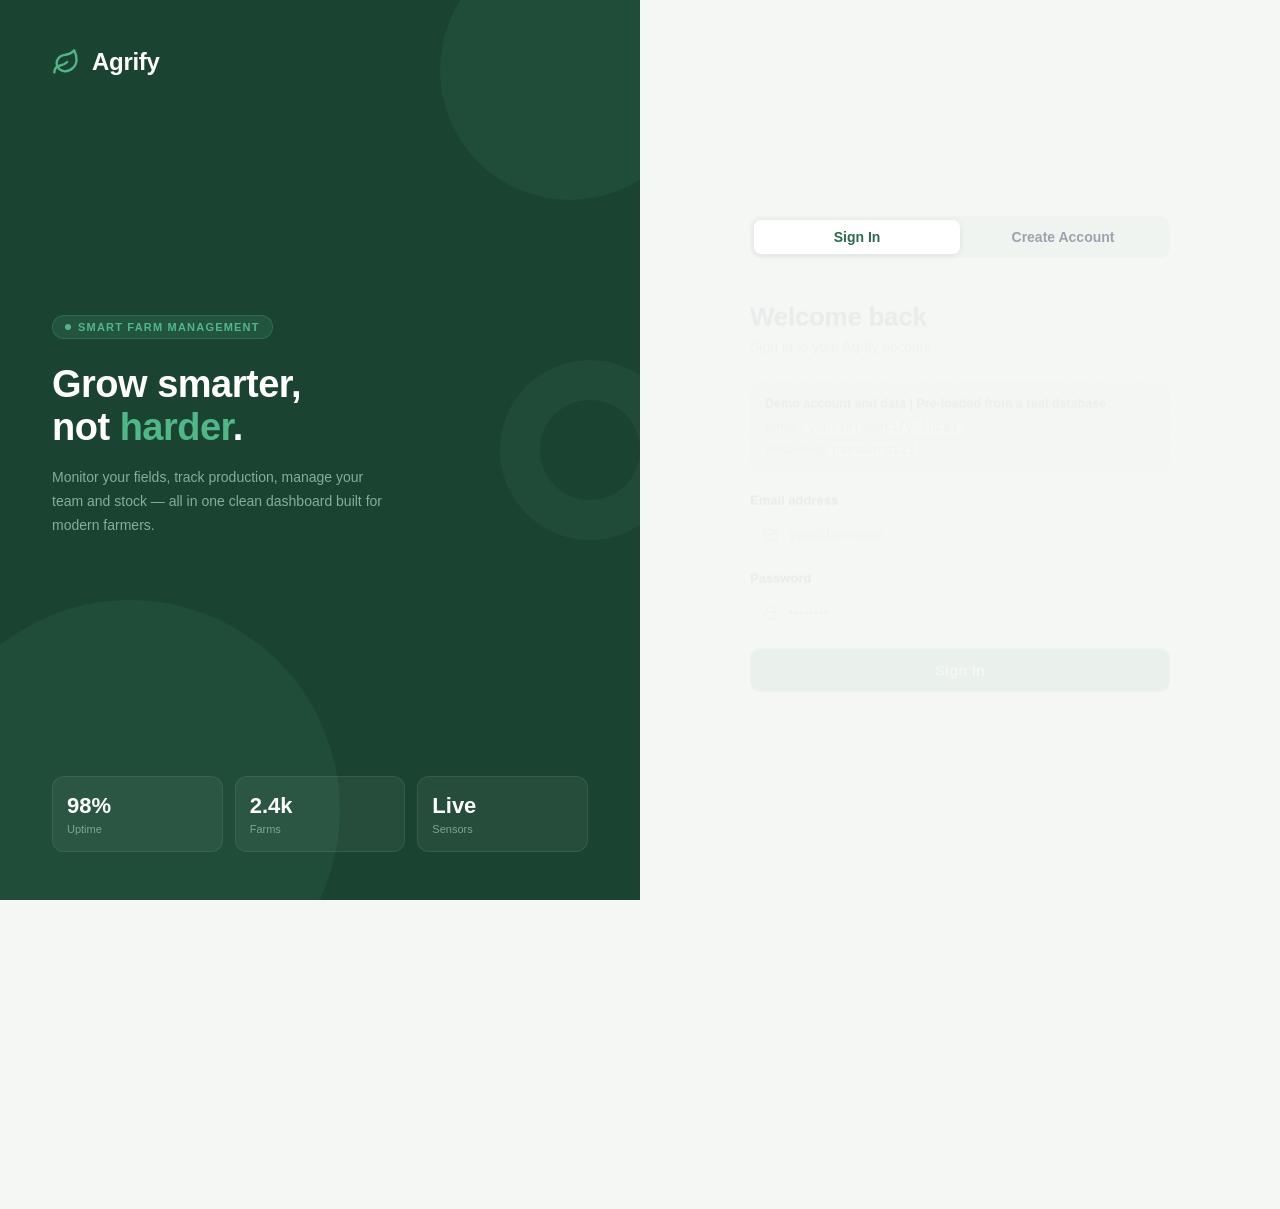
<file: index.html>
<!DOCTYPE html>
<html lang="en">
<head>
  <meta charset="UTF-8" />
  <meta name="viewport" content="width=device-width, initial-scale=1.0"/>
  <title>Agrify — Smart Farm Management</title>
  <script>
    (function() {
      try {
        const theme = localStorage.getItem('agrify-theme');
        if (theme === 'dark' || theme === 'light') {
          document.documentElement.dataset.theme = theme;
        } else if (window.matchMedia && window.matchMedia('(prefers-color-scheme: dark)').matches) {
          document.documentElement.dataset.theme = 'dark';
        }
      } catch (err) {
        console.warn('Theme init failed', err);
      }
    })();
  </script>

  <!-- Global styles -->
  <link rel="stylesheet" href="./styles/main.css">
  
  <!-- Page-specific styles -->
  <link rel="stylesheet" href="./styles/dashboard.css">
  <link rel="stylesheet" href="./styles/alerts.css">
  <link rel="stylesheet" href="./styles/production.css">
  <link rel="stylesheet" href="./styles/stock.css">
  <link rel="stylesheet" href="./styles/map.css">

</head>

<body>
  <aside class="sidebar" id="sidebar">
    <div class="logo">
      <svg class="logo-icon" xmlns="http://www.w3.org/2000/svg" width="22" height="22" viewBox="0 0 24 24"
          fill="none" stroke="#52b788" stroke-width="2" stroke-linecap="round" stroke-linejoin="round">
        <path d="M11 20A7 7 0 0 1 9.8 6.1C15.5 5 17 4.48 19 2c1 2 2 4.18 2 8 0 5.5-4.78 10-10 10z"/>
        <path d="M2 21c0-3 1.85-5.36 5.08-6C9.5 14.52 12 13 13 12"/>
      </svg>
      <span class="logo-text">Agrify</span>
    </div>

    <nav>
      <a href="#dashboard" class="nav-item active" data-page="dashboard">
        <svg xmlns="http://www.w3.org/2000/svg" width="18" height="18" viewBox="0 0 24 24"
            fill="none" stroke="currentColor" stroke-width="2" stroke-linecap="round" stroke-linejoin="round">
          <rect x="3" y="3" width="7" height="7"/><rect x="14" y="3" width="7" height="7"/>
          <rect x="14" y="14" width="7" height="7"/><rect x="3" y="14" width="7" height="7"/>
        </svg>
        <span class="nav-label">Dashboard</span>
      </a>

      <a href="#stock" class="nav-item" data-page="stock">
        <svg xmlns="http://www.w3.org/2000/svg" width="18" height="18" viewBox="0 0 24 24"
            fill="none" stroke="currentColor" stroke-width="2" stroke-linecap="round" stroke-linejoin="round">
          <path d="M21 16V8a2 2 0 0 0-1-1.73l-7-4a2 2 0 0 0-2 0l-7 4A2 2 0 0 0 3 8v8a2 2 0 0 0 1 1.73l7 4a2 2 0 0 0 2 0l7-4A2 2 0 0 0 21 16z"/>
        </svg>
        <span class="nav-label">Stock</span>
      </a>

      <a href="#production" class="nav-item" data-page="production">
        <svg xmlns="http://www.w3.org/2000/svg" width="18" height="18" viewBox="0 0 24 24"
            fill="none" stroke="currentColor" stroke-width="2" stroke-linecap="round" stroke-linejoin="round">
          <polyline points="22 12 18 12 15 21 9 3 6 12 2 12"/>
        </svg>
        <span class="nav-label">Production</span>
      </a>

      <a href="#alerts" class="nav-item" data-page="alerts">
        <svg xmlns="http://www.w3.org/2000/svg" width="18" height="18" viewBox="0 0 24 24"
            fill="none" stroke="currentColor" stroke-width="2" stroke-linecap="round" stroke-linejoin="round">
          <path d="M18 8A6 6 0 0 0 6 8c0 7-3 9-3 9h18s-3-2-3-9"/>
          <path d="M13.73 21a2 2 0 0 1-3.46 0"/>
        </svg>
        <span class="nav-label">Alerts</span>
        <span class="badge" id="alert-badge">0</span>
      </a>

      <a href="#analytics" class="nav-item" data-page="analytics">
        <svg xmlns="http://www.w3.org/2000/svg" width="18" height="18" viewBox="0 0 24 24"
            fill="none" stroke="currentColor" stroke-width="2" stroke-linecap="round" stroke-linejoin="round">
          <line x1="18" y1="20" x2="18" y2="10"/>
          <line x1="12" y1="20" x2="12" y2="4"/>
          <line x1="6"  y1="20" x2="6"  y2="14"/>
        </svg>
        <span class="nav-label">Analytics</span>
      </a>

      <a href="#map" class="nav-item" data-page="map">
        <svg xmlns="http://www.w3.org/2000/svg" width="18" height="18" viewBox="0 0 24 24"
            fill="none" stroke="currentColor" stroke-width="2" stroke-linecap="round" stroke-linejoin="round">
          <path d="M21 10c0 7-9 13-9 13s-9-6-9-13a9 9 0 0 1 18 0z"/>
          <circle cx="12" cy="10" r="3"/>
        </svg>
        <span class="nav-label">Map</span>
      </a>
      
           <!-- Logout button -->
  <button class="logout-btn" onclick="handleLogout()">
    <svg xmlns="http://www.w3.org/2000/svg" width="16" height="16" viewBox="0 0 24 24"
        fill="none" stroke="currentColor" stroke-width="2" stroke-linecap="round" stroke-linejoin="round">
      <path d="M9 21H5a2 2 0 0 1-2-2V5a2 2 0 0 1 2-2h4"/>
      <polyline points="16 17 21 12 16 7"/>
      <line x1="21" y1="12" x2="9" y2="12"/>
    </svg>
    <span class="nav-label">Logout</span>
  </button>
    </nav>

    
  <div class="sidebar-footer">

  <div class="sidebar-footer-farm">
    <svg xmlns="http://www.w3.org/2000/svg" width="16" height="16" viewBox="0 0 24 24"
        fill="none" stroke="currentColor" stroke-width="2" stroke-linecap="round" stroke-linejoin="round">
      <path d="M3 9l9-7 9 7v11a2 2 0 0 1-2 2H5a2 2 0 0 1-2-2z"/>
      <polyline points="9 22 9 12 15 12 15 22"/>
    </svg>
    <span class="nav-label" id="farm-name-label">—</span>
  </div>
</div>

  </aside>

  <main class="main">
    <header class="topbar">
      <div>
        <h1 id="page-title">Dashboard</h1>
        <p id="page-subtitle">Live farm overview</p>
      </div>
      <div class="topbar-right">
        <span id="clock">--:--</span>
        <span class="weather">
          <svg xmlns="http://www.w3.org/2000/svg" width="14" height="14" viewBox="0 0 24 24"
               fill="none" stroke="currentColor" stroke-width="2" stroke-linecap="round" stroke-linejoin="round">
            <circle cx="12" cy="12" r="5"/>
            <line x1="12" y1="1"  x2="12" y2="3"/>
            <line x1="12" y1="21" x2="12" y2="23"/>
            <line x1="4.22" y1="4.22"   x2="5.64" y2="5.64"/>
            <line x1="18.36" y1="18.36" x2="19.78" y2="19.78"/>
            <line x1="1"  y1="12" x2="3"  y2="12"/>
            <line x1="21" y1="12" x2="23" y2="12"/>
            <line x1="4.22" y1="19.78"  x2="5.64" y2="18.36"/>
            <line x1="18.36" y1="5.64"  x2="19.78" y2="4.22"/>
          </svg>
          28°C
        </span>
        <button id="theme-toggle-btn" class="theme-toggle-btn" type="button" aria-label="Toggle theme" onclick="toggleTheme()">🌙</button>
        <div class="profile-menu">
          <button id="profile-toggle-btn" class="profile-toggle-btn" type="button" aria-haspopup="true" aria-expanded="false" aria-label="Open profile panel">
            <span class="profile-avatar" id="topbar-avatar">U</span>
          </button>
          <div id="profile-panel" class="profile-panel hidden" aria-hidden="true">
            <div class="profile-header">
              <div class="profile-avatar profile-avatar-lg" id="panel-avatar">U</div>
              <div class="profile-info">
                <div class="profile-name" id="profile-fullname">User Name</div>
                <div class="profile-email" id="profile-email">email@example.com</div>
              </div>
            </div>
            <div id="profile-error" class="profile-error hidden"></div>
            <button id="profile-logout-btn" class="profile-logout-btn" type="button">Logout</button>
          </div>
        </div>
      </div>
    </header>

    <!-- Single outlet — pages load here -->
    <div class="pages">
      <div id="page-outlet">Loading...</div>
    </div>
  </main>

  <script src="./app.js" type="module"></script>
</body>
</html>
</file>
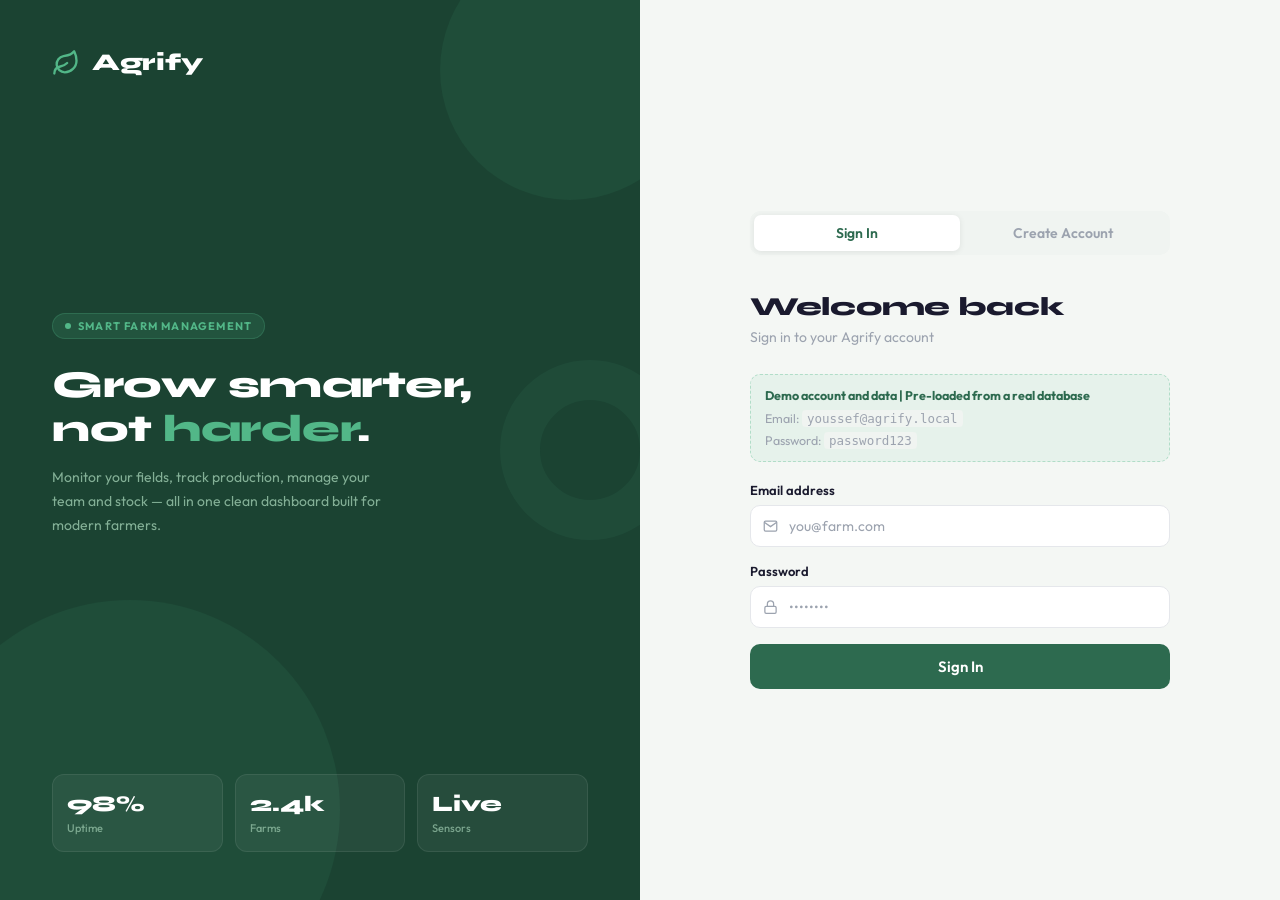
<file: auth.html>
<!DOCTYPE html>
<html lang="en">
<head>
  <meta charset="UTF-8" />
  <meta name="viewport" content="width=device-width, initial-scale=1.0" />
  <title>Agrify — Auth</title>
  <script>
    (function() {
      try {
        const theme = localStorage.getItem('agrify-theme');
        if (theme === 'dark' || theme === 'light') {
          document.documentElement.dataset.theme = theme;
        } else if (window.matchMedia && window.matchMedia('(prefers-color-scheme: dark)').matches) {
          document.documentElement.dataset.theme = 'dark';
        }
      } catch (err) {
        console.warn('Theme init failed', err);
      }
    })();
  </script>
  <link rel="preconnect" href="https://fonts.googleapis.com" />
  <link rel="preconnect" href="https://fonts.gstatic.com" crossorigin />
  <link href="https://fonts.googleapis.com/css2?family=DM+Sans:wght@400;500;600&family=Syne:wght@700;800&display=swap" rel="stylesheet" />
  
  <link rel="stylesheet" href="/auth.css" />
  
</head>
<body>

<div class="auth-shell">

  <!-- ===== Left: Brand panel ===== -->
  <div class="brand-panel">
    <div class="brand-circle"></div>

    <div class="brand-logo">
      <svg xmlns="http://www.w3.org/2000/svg" width="28" height="28" viewBox="0 0 24 24"
        fill="none" stroke="#52b788" stroke-width="2" stroke-linecap="round" stroke-linejoin="round">
        <path d="M11 20A7 7 0 0 1 9.8 6.1C15.5 5 17 4.48 19 2c1 2 2 4.18 2 8 0 5.5-4.78 10-10 10z"/>
        <path d="M2 21c0-3 1.85-5.36 5.08-6C9.5 14.52 12 13 13 12"/>
      </svg>
      <span class="brand-logo-text">Agrify</span>
    </div>

    <div class="brand-body">
      <div class="brand-tag">
        <span class="brand-tag-dot"></span>
        Smart Farm Management
      </div>
      <h2 class="brand-headline">
        Grow smarter,<br/>not <span>harder</span>.
      </h2>
      <p class="brand-sub">
        Monitor your fields, track production, manage your team and stock — all in one clean dashboard built for modern farmers.
      </p>
    </div>

    <div class="brand-stats">
      <div class="stat-card">
        <div class="stat-value">98%</div>
        <div class="stat-label">Uptime</div>
      </div>
      <div class="stat-card">
        <div class="stat-value">2.4k</div>
        <div class="stat-label">Farms</div>
      </div>
      <div class="stat-card">
        <div class="stat-value">Live</div>
        <div class="stat-label">Sensors</div>
      </div>
    </div>
  </div>

  <!-- ===== Right: Form panel ===== -->
  <div class="form-panel">
    <div class="form-box">

      <!-- Tab switcher -->
      <div class="auth-tabs">
        <button class="auth-tab active" onclick="switchTab('login')">Sign In</button>
        <button class="auth-tab" onclick="switchTab('register')">Create Account</button>
      </div>

      <!-- ==================== LOGIN ==================== -->
      <div class="form-view active" id="view-login">
        <div class="form-header">
          <h1>Welcome back</h1>
          <p>Sign in to your Agrify account</p>
        </div>

        <div class="alert alert-error" id="login-error">
          <svg width="16" height="16" fill="none" viewBox="0 0 24 24" stroke="currentColor" stroke-width="2" style="flex-shrink:0;margin-top:1px"><circle cx="12" cy="12" r="10"/><line x1="12" y1="8" x2="12" y2="12"/><line x1="12" y1="16" x2="12.01" y2="16"/></svg>
          <span id="login-error-msg"></span>
        </div>

        <div style="
  background: rgba(82,183,136,0.08);
  border: 1px dashed rgba(82,183,136,0.35);
  border-radius: 10px;
  padding: 10px 14px;
  margin-bottom: 20px;
  font-size: 12.5px;
  color: var(--text-muted);
  line-height: 1.7;
">
  <strong style="color:var(--green-primary);display:block;margin-bottom:2px">Demo account and data | Pre-loaded from a real database</strong>
  <span>Email: <code style="background:#f0f4f1;padding:1px 5px;border-radius:4px">youssef@agrify.local</code></span><br/>
  <span>Password: <code style="background:#f0f4f1;padding:1px 5px;border-radius:4px">password123</code></span>
</div>

        <form id="login-form" onsubmit="handleLogin(event)">
          <div class="field">
            <label for="login-email">Email address</label>
            <div class="field-wrap">
              <span class="field-icon">
                <svg width="15" height="15" fill="none" viewBox="0 0 24 24" stroke="currentColor" stroke-width="2"><path d="M4 4h16c1.1 0 2 .9 2 2v12c0 1.1-.9 2-2 2H4c-1.1 0-2-.9-2-2V6c0-1.1.9-2 2-2z"/><polyline points="22,6 12,13 2,6"/></svg>
              </span>
              <input type="email" id="login-email" placeholder="you@farm.com" required />
            </div>
          </div>

          <div class="field">
            <label for="login-password">Password</label>
            <div class="field-wrap">
              <span class="field-icon">
                <svg width="15" height="15" fill="none" viewBox="0 0 24 24" stroke="currentColor" stroke-width="2"><rect x="3" y="11" width="18" height="11" rx="2" ry="2"/><path d="M7 11V7a5 5 0 0 1 10 0v4"/></svg>
              </span>
              <input type="password" id="login-password" placeholder="••••••••" required />
            </div>
          </div>

          <button type="submit" class="btn-submit" id="login-btn">
            <span class="spinner" id="login-spinner"></span>
            <span id="login-btn-text">Sign In</span>
          </button>
        </form>
      </div>

      <!-- ==================== REGISTER ==================== -->
      <div class="form-view" id="view-register">
        <div class="form-header">
          <h1>Create account</h1>
          <p>Set up your farm on Agrify in seconds</p>
        </div>

        <div class="alert alert-error" id="register-error">
          <svg width="16" height="16" fill="none" viewBox="0 0 24 24" stroke="currentColor" stroke-width="2" style="flex-shrink:0;margin-top:1px"><circle cx="12" cy="12" r="10"/><line x1="12" y1="8" x2="12" y2="12"/><line x1="12" y1="16" x2="12.01" y2="16"/></svg>
          <span id="register-error-msg"></span>
        </div>

        <div class="alert alert-success" id="register-success">
          <svg width="16" height="16" fill="none" viewBox="0 0 24 24" stroke="currentColor" stroke-width="2" style="flex-shrink:0;margin-top:1px"><polyline points="20 6 9 17 4 12"/></svg>
          <span>Account created! Redirecting to your dashboard…</span>
        </div>

        <form id="register-form" onsubmit="handleRegister(event)">

          <div class="section-label">Account</div>

          <div class="field-row">
            <div class="field">
              <label for="reg-username">Username</label>
              <div class="field-wrap">
                <span class="field-icon">
                  <svg width="15" height="15" fill="none" viewBox="0 0 24 24" stroke="currentColor" stroke-width="2"><path d="M20 21v-2a4 4 0 0 0-4-4H8a4 4 0 0 0-4 4v2"/><circle cx="12" cy="7" r="4"/></svg>
                </span>
                <input type="text" id="reg-username" placeholder="youssef_farm" required />
              </div>
            </div>
            <div class="field">
              <label for="reg-email">Email</label>
              <div class="field-wrap">
                <span class="field-icon">
                  <svg width="15" height="15" fill="none" viewBox="0 0 24 24" stroke="currentColor" stroke-width="2"><path d="M4 4h16c1.1 0 2 .9 2 2v12c0 1.1-.9 2-2 2H4c-1.1 0-2-.9-2-2V6c0-1.1.9-2 2-2z"/><polyline points="22,6 12,13 2,6"/></svg>
                </span>
                <input type="email" id="reg-email" placeholder="you@farm.com" required />
              </div>
            </div>
          </div>

          <div class="field">
            <label for="reg-password">Password <span style="color:var(--text-muted);font-weight:400">(min. 8 characters)</span></label>
            <div class="field-wrap">
              <span class="field-icon">
                <svg width="15" height="15" fill="none" viewBox="0 0 24 24" stroke="currentColor" stroke-width="2"><rect x="3" y="11" width="18" height="11" rx="2" ry="2"/><path d="M7 11V7a5 5 0 0 1 10 0v4"/></svg>
              </span>
              <input type="password" id="reg-password" placeholder="••••••••" required minlength="8" />
            </div>
          </div>

          <div class="section-label">Profile <span style="font-weight:400;text-transform:none;letter-spacing:0">(optional)</span></div>

          <div class="field-row">
            <div class="field">
              <label for="reg-first">First name</label>
              <div class="field-wrap">
                <span class="field-icon">
                  <svg width="15" height="15" fill="none" viewBox="0 0 24 24" stroke="currentColor" stroke-width="2"><path d="M20 21v-2a4 4 0 0 0-4-4H8a4 4 0 0 0-4 4v2"/><circle cx="12" cy="7" r="4"/></svg>
                </span>
                <input type="text" id="reg-first" placeholder="Youssef" />
              </div>
            </div>
            <div class="field">
              <label for="reg-last">Last name</label>
              <div class="field-wrap">
                <span class="field-icon">
                  <svg width="15" height="15" fill="none" viewBox="0 0 24 24" stroke="currentColor" stroke-width="2"><path d="M20 21v-2a4 4 0 0 0-4-4H8a4 4 0 0 0-4 4v2"/><circle cx="12" cy="7" r="4"/></svg>
                </span>
                <input type="text" id="reg-last" placeholder="Ben Ali" />
              </div>
            </div>
          </div>

          <div class="field">
            <label for="reg-phone">Phone</label>
            <div class="field-wrap">
              <span class="field-icon">
                <svg width="15" height="15" fill="none" viewBox="0 0 24 24" stroke="currentColor" stroke-width="2"><path d="M22 16.92v3a2 2 0 0 1-2.18 2 19.79 19.79 0 0 1-8.63-3.07A19.5 19.5 0 0 1 4.69 12 19.79 19.79 0 0 1 1.61 3.39 2 2 0 0 1 3.6 1.21h3a2 2 0 0 1 2 1.72c.127.96.361 1.903.7 2.81a2 2 0 0 1-.45 2.11L7.91 8.77a16 16 0 0 0 6.29 6.29l.87-.87a2 2 0 0 1 2.11-.45c.907.339 1.85.573 2.81.7A2 2 0 0 1 21.98 16.92z"/></svg>
              </span>
              <input type="tel" id="reg-phone" placeholder="+216 xx xxx xxx" />
            </div>
          </div>

          <div class="section-label">Farm</div>

          <div class="field">
            <label for="reg-farm-name">Farm name</label>
            <div class="field-wrap">
              <span class="field-icon">
                <svg width="15" height="15" fill="none" viewBox="0 0 24 24" stroke="currentColor" stroke-width="2"><path d="M3 9l9-7 9 7v11a2 2 0 0 1-2 2H5a2 2 0 0 1-2-2z"/><polyline points="9 22 9 12 15 12 15 22"/></svg>
              </span>
              <input type="text" id="reg-farm-name" placeholder="Green Valley Farm" required />
            </div>
          </div>

          <div class="field">
            <label for="reg-farm-location">Farm location</label>
            <div class="field-wrap">
              <span class="field-icon">
                <svg width="15" height="15" fill="none" viewBox="0 0 24 24" stroke="currentColor" stroke-width="2"><path d="M21 10c0 7-9 13-9 13s-9-6-9-13a9 9 0 0 1 18 0z"/><circle cx="12" cy="10" r="3"/></svg>
              </span>
              <input type="text" id="reg-farm-location" placeholder="Tunis, Tunisia" required />
            </div>
          </div>

          <button type="submit" class="btn-submit" id="register-btn">
            <span class="spinner" id="register-spinner"></span>
            <span id="register-btn-text">Create Account</span>
          </button>
        </form>
      </div>

    </div>
  </div>
</div>

<script>
  const BASE_URL = '/api/auth/';

// Redirect to app if already logged in
(async () => {
  try {
    const res  = await fetch('/api/auth/me.php');
    const data = await res.json();
    if (data.success) window.location.href = '/index.html';
  } catch (_) {}
})();

  // ---------- Tab switch ----------
  function switchTab(tab) {
    document.querySelectorAll('.auth-tab').forEach((t, i) => {
      t.classList.toggle('active', (i === 0) === (tab === 'login'));
    });
    document.getElementById('view-login').classList.toggle('active', tab === 'login');
    document.getElementById('view-register').classList.toggle('active', tab === 'register');
    clearAlerts();
  }

  function clearAlerts() {
    document.querySelectorAll('.alert').forEach(a => a.classList.remove('show'));
  }

  function showError(id, msg) {
    const el = document.getElementById(id);
    document.getElementById(id + '-msg').textContent = msg;
    el.classList.add('show');
  }

  function setLoading(btnId, spinnerId, textId, loading, label) {
    const btn = document.getElementById(btnId);
    const spinner = document.getElementById(spinnerId);
    const text = document.getElementById(textId);
    btn.disabled = loading;
    spinner.style.display = loading ? 'block' : 'none';
    text.textContent = loading ? 'Please wait…' : label;
  }

  // ---------- Login ----------
  async function handleLogin(e) {
    e.preventDefault();
    clearAlerts();

    const email    = document.getElementById('login-email').value.trim();
    const password = document.getElementById('login-password').value;

    setLoading('login-btn', 'login-spinner', 'login-btn-text', true, 'Sign In');

    try {
      const res  = await fetch(BASE_URL + 'login.php', {
        method: 'POST',
        headers: { 'Content-Type': 'application/json' },
        body: JSON.stringify({ email, password }),
      });
      const data = await res.json();

      if (data.success) {
        // Redirection
        window.location.href = '/index.html';
      } else {
        const msg = data.errors ? data.errors.join(' ') : (data.error || 'Login failed.');
        showError('login-error', msg);
      }
    } catch (err) {
      showError('login-error', 'Network error. Please try again.');
    } finally {
      setLoading('login-btn', 'login-spinner', 'login-btn-text', false, 'Sign In');
    }
  }

  // ---------- Register ----------
  async function handleRegister(e) {
    e.preventDefault();
    clearAlerts();

    const payload = {
      username:      document.getElementById('reg-username').value.trim(),
      email:         document.getElementById('reg-email').value.trim(),
      password:      document.getElementById('reg-password').value,
      first_name:    document.getElementById('reg-first').value.trim(),
      last_name:     document.getElementById('reg-last').value.trim(),
      phone:         document.getElementById('reg-phone').value.trim(),
      farm_name:     document.getElementById('reg-farm-name').value.trim(),
      farm_location: document.getElementById('reg-farm-location').value.trim(),
    };

    setLoading('register-btn', 'register-spinner', 'register-btn-text', true, 'Create Account');

    try {
      const res  = await fetch(BASE_URL + 'register.php', {
        method: 'POST',
        headers: { 'Content-Type': 'application/json' },
        body: JSON.stringify(payload),
      });
      const data = await res.json();

      if (data.success) {
        document.getElementById('register-success').classList.add('show');
        document.getElementById('register-form').style.opacity = '0.4';
        document.getElementById('register-form').style.pointerEvents = 'none';
        setTimeout(() => { window.location.href = '/index.html'; }, 1800);
      } else {
        const msg = data.errors ? data.errors.join(' ') : (data.error || 'Registration failed.');
        showError('register-error', msg);
      }
    } catch (err) {
      showError('register-error', 'Network error. Please try again.');
    } finally {
      setLoading('register-btn', 'register-spinner', 'register-btn-text', false, 'Create Account');
    }
  }
</script>
</body>
</html>
</file>
<file: styles/main.css>
/* ============================================================
   main.css — Agrify global styles, layout, sidebar, topbar
   ============================================================ */

/* ---------- Design tokens ---------- */
:root {
  --green-primary: #2d6a4f;
  --green-light:   #52b788;
  --sidebar-bg:    #1b4332;
  --sidebar-text:  #a7d4b8;
  --bg:            #f4f7f4;
  --bg-card:       #ffffff;
  --text-primary:  #1a1a2e;
  --text-muted:    #9ca3af;
  --border:        #e5e7eb;
  --bg-secondary:  #f8fafc;
  --surface:       #ffffff;
  --surface-strong:#f1f5f9;
  --button-bg:     rgba(16, 185, 129, 0.08);
  --button-bg-hover: rgba(16, 185, 129, 0.16);
  --radius:        14px;
  --shadow:        0 2px 12px rgba(0, 0, 0, 0.06);
}

/* ---------- Reset ---------- */
*, *::before, *::after { box-sizing: border-box; margin: 0; padding: 0; }
html, body {
  height: 100%;
  font-family: 'DM Sans', sans-serif;
  background: var(--bg);
  color: var(--text-primary);
}
a { text-decoration: none; color: inherit; }

/* ---------- App shell ---------- */
body  { display: flex; height: 100vh; overflow: hidden; }
.main { flex: 1; display: flex; flex-direction: column; overflow: hidden; }

/* ---------- Page area ---------- */
.pages       { flex: 1; overflow-y: auto; padding: 28px 32px; }
.page        { display: none; }
.page.active { display: block; animation: fadeIn 0.2s ease; }

/* ---------- Sidebar ---------- */
.sidebar {
  width: 220px;
  min-width: 220px;
  background: var(--sidebar-bg);
  display: flex;
  flex-direction: column;
  padding: 24px 12px;
  gap: 8px;
  transition: width 0.25s ease, min-width 0.25s ease;
  overflow: hidden;
}

.sidebar.collapsed {
  width: 64px;
  min-width: 64px;
}

.logo {
  display: flex;
  align-items: center;
  gap: 10px;
  padding: 4px 8px 20px;
  white-space: nowrap;
  overflow: hidden;
}

.logo-icon {
  flex-shrink: 0;
}

.logo-text {
  font-family: 'Syne', sans-serif;
  font-size: 20px;
  font-weight: 800;
  color: #fff;
  flex: 1;                      /* pushes toggle to far right */
  transition: opacity 0.2s ease;
  overflow: hidden;
  white-space: nowrap;
}

/* ---------- Sidebar ---------- */
.sidebar {
  width: 64px;
  min-width: 64px;
  background: var(--sidebar-bg);
  display: flex;
  flex-direction: column;
  padding: 0;
  gap: 0;
  transition: width 0.25s ease, min-width 0.25s ease;
  overflow: hidden;
}

/* Expand on hover */
.sidebar:hover {
  width: 220px;
  min-width: 220px;
}

/* Logo */
.logo {
  display: flex;
  align-items: center;
  gap: 12px;
  padding: 0 20px;
  height: 64px;             /* same height as topbar */
  min-height: 64px;
  white-space: nowrap;
  overflow: hidden;
  border-bottom: 1px solid rgba(255,255,255,0.06);
  flex-shrink: 0;
}

.logo-icon {
  flex-shrink: 0;
  display: block;
}

.logo-text {
  font-family: 'Syne', sans-serif;
  font-size: 20px;
  font-weight: 800;
  color: #fff;
  opacity: 0;
  white-space: nowrap;
  transition: opacity 0.2s ease;
  pointer-events: none;
}

.sidebar:hover .logo-text {
  opacity: 1;
}

/* Nav */
nav {
  display: flex;
  flex-direction: column;
  gap: 4px;
  flex: 1;
  padding: 12px 8px;
  overflow: hidden;
}

.nav-item {
  display: flex;
  align-items: center;
  gap: 12px;
  padding: 10px 12px;
  border-radius: 8px;
  font-size: 14px;
  font-weight: 500;
  color: var(--sidebar-text);
  transition: background 0.15s, color 0.15s;
  white-space: nowrap;
  overflow: hidden;
  min-height: 42px;
}

.nav-item:hover  { background: rgba(255,255,255,0.08); color: #fff; }
.nav-item.active { background: var(--green-light); color: #fff; font-weight: 600; }
.nav-item svg    { flex-shrink: 0; }

/* Labels hidden by default, fade in on sidebar hover */
.nav-label {
  opacity: 0;
  transition: opacity 0.15s ease;
  white-space: nowrap;
  overflow: hidden;
}

.sidebar:hover .nav-label {
  opacity: 1;
}

/* Badge */
.badge {
  margin-left: auto;
  background: #e63946;
  color: #fff;
  font-size: 11px;
  font-weight: 700;
  padding: 1px 6px;
  border-radius: 99px;
  flex-shrink: 0;
  opacity: 0;
  transition: opacity 0.15s ease;
}

.sidebar:hover .badge {
  opacity: 1;
}

.logout-btn {
  display: flex;
  align-items: center;
  gap: 10px;
  width: 100%;
  background: transparent;
  border: none;
  border-bottom: 1px solid rgba(255,255,255,0.06);
  color: var(--sidebar-text);
  font-family: 'DM Sans', sans-serif;
  font-size: 13px;
  font-weight: 500;
  padding: 12px 20px;
  cursor: pointer;
  transition: background 0.15s, color 0.15s;
  white-space: nowrap;
  overflow: hidden;
  text-align: left;
}

.logout-btn:hover {
  background: rgba(239, 68, 68, 0.12);
  color: #f87171;
}

.sidebar-footer-farm {
  display: flex;
  align-items: center;
  gap: 10px;
  font-size: 12px;
  color: var(--sidebar-text);
  padding: 14px 20px;
  white-space: nowrap;
  overflow: hidden;
}

/* Footer */
.sidebar-footer {
  display: flex;
  align-items: center;
  gap: 10px;
  font-size: 12px;
  color: var(--sidebar-text);
  padding: 14px 20px;
  border-top: 1px solid rgba(255,255,255,0.06);
  white-space: nowrap;
  overflow: hidden;
  flex-shrink: 0;
  min-height: 48px;
}

.sidebar-footer svg { flex-shrink: 0; }

/* ---------- Topbar ---------- */
.topbar {
  position: relative;
  display: flex;
  align-items: center;
  justify-content: space-between;
  padding: 18px 32px;
  background: var(--bg-card);
  border-bottom: 1px solid var(--border);
  flex-shrink: 0;
}
.topbar h1 { font-family: 'Syne', sans-serif; font-size: 20px; font-weight: 700; }
.topbar p  { font-size: 13px; color: var(--text-muted); margin-top: 2px; }

.topbar-right {
  display: flex;
  align-items: center;
  gap: 16px;
  font-size: 13px;
  color: var(--text-muted);
}

.profile-menu {
  position: relative;
  display: inline-flex;
  align-items: center;
}

.profile-toggle-btn {
  display: inline-flex;
  align-items: center;
  justify-content: center;
  width: 40px;
  height: 40px;
  border-radius: 999px;
  border: 1px solid var(--border);
  background: var(--bg-secondary);
  color: var(--text-primary);
  cursor: pointer;
  transition: background 0.2s ease, transform 0.2s ease;
  font-size: 16px;
}

.profile-toggle-btn:hover {
  background: var(--button-bg-hover);
}

.profile-avatar {
  display: inline-flex;
  align-items: center;
  justify-content: center;
  width: 100%;
  height: 100%;
  font-weight: 700;
}

.profile-panel {
  position: absolute;
  top: calc(100% + 10px);
  right: 0;
  min-width: 260px;
  border-radius: 20px;
  padding: 18px;
  background: var(--bg-card);
  border: 1px solid var(--border);
  box-shadow: 0 24px 48px rgba(0, 0, 0, 0.12);
  z-index: 50;
}

.profile-panel.hidden {
  display: none;
}

.profile-header {
  display: flex;
  align-items: center;
  gap: 14px;
  margin-bottom: 16px;
}

.profile-avatar-lg {
  width: 46px;
  height: 46px;
  border-radius: 50%;
  background: var(--green-light);
  color: #fff;
  display: inline-flex;
  align-items: center;
  justify-content: center;
  font-size: 18px;
  font-weight: 700;
}

.profile-info .profile-name {
  font-size: 15px;
  font-weight: 700;
  color: var(--text-primary);
}

.profile-info .profile-email {
  font-size: 13px;
  color: var(--text-muted);
}

.profile-error {
  margin-bottom: 14px;
  padding: 10px 12px;
  border-radius: 12px;
  background: rgba(248, 113, 113, 0.14);
  border: 1px solid rgba(185, 28, 28, 0.2);
  color: #b91c1c;
  font-size: 13px;
}

.profile-logout-btn {
  width: 100%;
  border: none;
  border-radius: 12px;
  background: var(--green-primary);
  color: #fff;
  padding: 12px 14px;
  cursor: pointer;
  font-size: 14px;
  font-weight: 700;
  transition: transform 0.15s ease, background 0.15s ease;
}

.profile-logout-btn:hover {
  transform: translateY(-1px);
  background: #3a7a5c;
}

.theme-toggle-btn {
  display: inline-flex;
  align-items: center;
  justify-content: center;
  width: 38px;
  height: 38px;
  border-radius: 999px;
  border: 1px solid transparent;
  background: var(--button-bg);
  color: var(--text-primary);
  cursor: pointer;
  transition: background 0.2s ease, transform 0.2s ease;
  font-size: 16px;
}

.theme-toggle-btn:hover {
  background: var(--button-bg-hover);
  transform: translateY(-1px);
}

/* ---------- Dark theme ---------- */
[data-theme="dark"] {
  --green-primary: #52b788;
  --green-light:   #8dd7a9;
  --sidebar-bg:    #0f172a;
  --sidebar-text:  #cbd5e1;
  --bg:            #0b1220;
  --bg-card:       #111a2c;
  --bg-secondary:  #13203f;
  --surface:       #121d2f;
  --surface-strong:#17263f;
  --text-primary:  #f8fafc;
  --text-muted:    #94a3b8;
  --border:        #23355b;
  --button-bg:     rgba(255, 255, 255, 0.08);
  --button-bg-hover: rgba(255, 255, 255, 0.14);
  --shadow:        0 20px 50px rgba(0, 0, 0, 0.35);
}

/* ---------- Animations ---------- */
@keyframes fadeIn {
  from { opacity: 0; transform: translateY(6px); }
  to   { opacity: 1; transform: translateY(0); }
}
</file>
<file: styles/dashboard.css>
/* ============================================================
   dashboard.css — Agrify Dashboard Styles
   ============================================================ */

.dashboard-container {
  max-width: 1400px;
  margin: 0 auto;
}

/* ---------- KPI Grid ---------- */
.kpi-grid {
  display: grid;
  grid-template-columns: repeat(auto-fit, minmax(240px, 1fr));
  gap: 20px;
  margin-bottom: 28px;
}

.kpi-card {
  background: var(--bg-card);
  border-radius: var(--radius);
  padding: 20px 22px;
  display: flex;
  align-items: center;
  gap: 16px;
  box-shadow: var(--shadow);
  border: 1px solid var(--border);
  transition: transform 0.22s ease, box-shadow 0.22s ease;
  position: relative;
  overflow: hidden;
}

.kpi-card::after {
  content: '';
  position: absolute;
  inset: 0;
  border-radius: var(--radius);
  opacity: 0;
  transition: opacity 0.22s ease;
  background: linear-gradient(135deg, rgba(82,183,136,0.04) 0%, transparent 60%);
}

.kpi-card:hover {
  transform: translateY(-3px);
  box-shadow: 0 8px 28px rgba(0,0,0,0.10);
}

.kpi-card:hover::after {
  opacity: 1;
}

.kpi-icon {
  width: 52px;
  height: 52px;
  border-radius: 14px;
  display: flex;
  align-items: center;
  justify-content: center;
  flex-shrink: 0;
  transition: transform 0.2s ease;
}

.kpi-card:hover .kpi-icon {
  transform: scale(1.06);
}

.kpi-icon.green  { background: linear-gradient(135deg, #d1fae5, #a7f3d0); color: #059669; }
.kpi-icon.blue   { background: linear-gradient(135deg, #dbeafe, #bfdbfe); color: #2563eb; }
.kpi-icon.orange { background: linear-gradient(135deg, #fed7aa, #fde68a); color: #ea580c; }
.kpi-icon.red    { background: linear-gradient(135deg, #fee2e2, #fecaca); color: #dc2626; }

.kpi-info {
  flex: 1;
  min-width: 0;
}

.kpi-label {
  font-size: 11px;
  font-weight: 700;
  text-transform: uppercase;
  letter-spacing: 0.7px;
  color: var(--text-muted);
  display: block;
  margin-bottom: 6px;
}

.kpi-value {
  font-size: 30px;
  font-weight: 800;
  font-family: 'Syne', sans-serif;
  color: var(--text-primary);
  line-height: 1;
  letter-spacing: -0.02em;
}

.kpi-trend {
  width: 28px;
  height: 28px;
  border-radius: 8px;
  display: flex;
  align-items: center;
  justify-content: center;
  flex-shrink: 0;
}

.kpi-trend.up      { background: #d1fae5; color: #059669; }
.kpi-trend.down    { background: #fee2e2; color: #dc2626; }
.kpi-trend.neutral { background: #f1f5f9; color: #64748b; }

/* ---------- Cards ---------- */
.card {
  background: var(--bg-card);
  border-radius: var(--radius);
  border: 1px solid var(--border);
  overflow: hidden;
  margin-bottom: 20px;
  box-shadow: var(--shadow);
  transition: box-shadow 0.2s ease;
}

.card:hover {
  box-shadow: 0 4px 18px rgba(0,0,0,0.08);
}

.full-width { grid-column: 1 / -1; }

.card-header {
  padding: 18px 22px;
  border-bottom: 1px solid var(--border);
  display: flex;
  justify-content: space-between;
  align-items: center;
  background: linear-gradient(to bottom, #fafbfc, var(--bg-card));
}

.card-header-left {
  display: flex;
  align-items: center;
  gap: 10px;
}

.card-icon-wrap {
  width: 30px;
  height: 30px;
  border-radius: 8px;
  background: linear-gradient(135deg, #d1fae5, #a7f3d0);
  color: #059669;
  display: flex;
  align-items: center;
  justify-content: center;
  flex-shrink: 0;
}

.card-header h3 {
  font-size: 16px;
  font-weight: 700;
  font-family: 'Syne', sans-serif;
  color: var(--text-primary);
  margin: 0;
  letter-spacing: -0.2px;
}

/* Timestamp badge */
.timestamp-badge {
  display: inline-flex;
  align-items: center;
  gap: 5px;
  background: var(--bg);
  padding: 4px 10px;
  border-radius: 20px;
  font-size: 12px;
  font-weight: 500;
  color: var(--text-muted);
  border: 1px solid var(--border);
}

.view-all {
  display: inline-flex;
  align-items: center;
  gap: 5px;
  color: var(--green-light);
  font-size: 13px;
  font-weight: 600;
  transition: all 0.2s;
  text-decoration: none;
}

.view-all:hover {
  color: var(--green-primary);
  gap: 7px;
}

/* ---------- Sensors Table ---------- */
.sensors-table-container {
  overflow-x: auto;
}

.sensors-table {
  width: 100%;
  border-collapse: collapse;
}

.sensors-table th {
  padding: 12px 20px;
  text-align: left;
  background: var(--bg-secondary);
  font-weight: 600;
  font-size: 11px;
  text-transform: uppercase;
  letter-spacing: 0.6px;
  color: var(--text-muted);
  border-bottom: 1px solid var(--border);
}

.sensors-table td {
  padding: 14px 20px;
  border-bottom: 1px solid var(--border);
  font-size: 14px;
  color: var(--text-primary);
  vertical-align: middle;
}

.sensors-table tbody tr:last-child td { border-bottom: none; }

.sensors-table tbody tr {
  transition: background 0.15s;
}

.sensors-table tbody tr:hover {
  background: rgba(82, 183, 136, 0.04);
}

/* Sensor cell layout */
.sensor-name-cell {
  display: flex;
  flex-direction: column;
  gap: 3px;
}

.sensor-type {
  font-weight: 600;
  font-size: 13px;
  color: var(--text-primary);
}

.sensor-zone {
  font-size: 11px;
  font-weight: 500;
  color: var(--text-muted);
  letter-spacing: 0.2px;
}

.sensor-value {
  font-weight: 700;
  font-size: 15px;
  font-family: 'DM Sans', monospace;
}

.sensor-value-active   { color: #10b981; }
.sensor-value-warning  { color: #f59e0b; }
.sensor-value-critical { color: #ef4444; }

.sensor-unit {
  font-size: 12px;
  color: var(--text-muted);
  font-weight: 500;
}

.sensor-time {
  font-size: 12px;
  color: var(--text-muted);
}

/* Status pill */
.status-pill {
  display: inline-flex;
  align-items: center;
  gap: 6px;
  padding: 4px 10px;
  border-radius: 20px;
  font-size: 12px;
  font-weight: 600;
}

.status-dot {
  width: 7px;
  height: 7px;
  border-radius: 50%;
  flex-shrink: 0;
}

.status-pill-active   { background: #d1fae5; color: #065f46; }
.status-pill-active   .status-dot { background: #10b981; box-shadow: 0 0 0 2px #a7f3d0; }

.status-pill-warning  { background: #fef3c7; color: #92400e; }
.status-pill-warning  .status-dot { background: #f59e0b; box-shadow: 0 0 0 2px #fde68a; }

.status-pill-critical { background: #fee2e2; color: #991b1b; }
.status-pill-critical .status-dot { background: #ef4444; box-shadow: 0 0 0 2px #fecaca; }

/* Table empty state */
.table-empty {
  display: flex;
  align-items: center;
  gap: 8px;
  justify-content: center;
  padding: 32px;
  color: var(--text-muted);
  font-size: 14px;
}

/* ---------- Two Columns ---------- */
.two-columns {
  display: grid;
  grid-template-columns: repeat(auto-fit, minmax(340px, 1fr));
  gap: 20px;
  margin-bottom: 20px;
}

/* ---------- Alerts List ---------- */
.alerts-list { padding: 4px 0; }

.alert-item {
  display: flex;
  align-items: flex-start;
  gap: 12px;
  padding: 14px 20px;
  border-bottom: 1px solid var(--border);
  transition: background 0.15s;
  cursor: pointer;
}

.alert-item:last-child { border-bottom: none; }

.alert-item:hover { background: #fafbfc; }

.alert-icon-wrap {
  width: 32px;
  height: 32px;
  border-radius: 9px;
  display: flex;
  align-items: center;
  justify-content: center;
  flex-shrink: 0;
  margin-top: 1px;
}

.alert-icon-critical { background: #fee2e2; color: #dc2626; }
.alert-icon-warning  { background: #fef3c7; color: #d97706; }
.alert-icon-info     { background: #dbeafe; color: #2563eb; }

.alert-content { flex: 1; min-width: 0; }

.alert-message {
  font-size: 13px;
  font-weight: 500;
  color: var(--text-primary);
  margin-bottom: 5px;
  line-height: 1.4;
}

.alert-meta {
  display: flex;
  align-items: center;
  gap: 4px;
  font-size: 11px;
  color: var(--text-muted);
  font-weight: 500;
}

.alert-placeholder {
  display: flex;
  align-items: center;
  gap: 8px;
  justify-content: center;
  padding: 40px 24px;
  color: var(--text-muted);
  font-size: 14px;
  font-weight: 500;
}

/* ---------- Quick Actions ---------- */
.quick-actions {
  display: grid;
  grid-template-columns: repeat(2, 1fr);
  gap: 10px;
  padding: 16px;
}

.action-btn {
  padding: 14px 10px;
  background: var(--bg-secondary);
  border: 1px solid var(--border);
  border-radius: 12px;
  display: flex;
  flex-direction: column;
  align-items: center;
  justify-content: center;
  gap: 8px;
  cursor: pointer;
  transition: all 0.2s ease;
  font-size: 12px;
  font-weight: 600;
  color: var(--text-primary);
  text-align: center;
}

.action-btn-icon {
  width: 36px;
  height: 36px;
  border-radius: 10px;
  background: white;
  border: 1px solid var(--border);
  display: flex;
  align-items: center;
  justify-content: center;
  color: var(--green-primary);
  transition: all 0.2s ease;
}

.action-btn:hover {
  background: var(--green-primary);
  border-color: var(--green-primary);
  color: white;
  transform: translateY(-2px);
  box-shadow: 0 6px 16px rgba(82, 183, 136, 0.28);
}

.action-btn:hover .action-btn-icon {
  background: rgba(255,255,255,0.2);
  border-color: rgba(255,255,255,0.3);
  color: white;
}

/* ---------- Farm Overview ---------- */
.farm-info-grid {
  display: grid;
  grid-template-columns: repeat(auto-fit, minmax(190px, 1fr));
  gap: 0;
  padding: 0;
}

.farm-info-item {
  display: flex;
  flex-direction: column;
  gap: 6px;
  padding: 20px 22px;
  border-right: 1px solid var(--border);
  border-bottom: 1px solid var(--border);
  transition: background 0.15s;
}

.farm-info-item:hover { background: #fafbfc; }

.farm-label {
  display: inline-flex;
  align-items: center;
  gap: 6px;
  font-size: 11px;
  font-weight: 700;
  text-transform: uppercase;
  letter-spacing: 0.7px;
  color: var(--text-muted);
}

.farm-label svg { opacity: 0.7; flex-shrink: 0; }

.farm-value {
  font-size: 14px;
  font-weight: 600;
  color: var(--text-primary);
  padding-left: 20px;
}

/* ---------- Loading ---------- */
.loading {
  text-align: center;
  padding: 40px 24px;
  color: var(--text-muted);
  font-size: 14px;
  font-weight: 500;
  display: flex;
  align-items: center;
  justify-content: center;
  gap: 8px;
}

/* ---------- Animations ---------- */
@keyframes slideUp {
  from { opacity: 0; transform: translateY(8px); }
  to   { opacity: 1; transform: translateY(0); }
}

.kpi-card  { animation: slideUp 0.3s ease both; }
.kpi-card:nth-child(1) { animation-delay: 0.05s; }
.kpi-card:nth-child(2) { animation-delay: 0.10s; }
.kpi-card:nth-child(3) { animation-delay: 0.15s; }
.kpi-card:nth-child(4) { animation-delay: 0.20s; }

.sensors-table tbody tr { animation: slideUp 0.25s ease both; }

/* ---------- Responsive ---------- */
@media (max-width: 1024px) {
  .kpi-grid { gap: 14px; }
  .kpi-value { font-size: 26px; }
  .kpi-icon { width: 46px; height: 46px; }
}

@media (max-width: 768px) {
  .kpi-grid { grid-template-columns: repeat(2, 1fr); gap: 12px; }
  .kpi-card { padding: 14px 16px; }
  .kpi-value { font-size: 22px; }
  .kpi-icon { width: 40px; height: 40px; border-radius: 11px; }
  .kpi-trend { display: none; }
  .sensors-table th, .sensors-table td { padding: 10px 14px; }
  .quick-actions { grid-template-columns: 1fr 1fr; }
  .farm-info-grid { grid-template-columns: repeat(2, 1fr); }
  .card-header { padding: 14px 18px; }
}

@media (max-width: 480px) {
  .kpi-grid { grid-template-columns: 1fr 1fr; gap: 10px; }
  .two-columns { grid-template-columns: 1fr; }
  .farm-info-grid { grid-template-columns: 1fr 1fr; }
  .sensors-table th:nth-child(3),
  .sensors-table td:nth-child(3) { display: none; }
}
</file>
<file: styles/alerts.css>
/* ============================================================
   alerts.css — Agrify Alerts Page Styles
   Matches dashboard.css theme exactly
   ============================================================ */

.alerts-page-container {
  max-width: 1400px;
  margin: 0 auto;
}

/* ---------- Page Header ---------- */
.alerts-page-header {
  display: flex;
  align-items: center;
  justify-content: space-between;
  flex-wrap: wrap;
  gap: 14px;
  margin-bottom: 24px;
}

.alerts-header-left,
.alerts-header-right {
  display: flex;
  align-items: center;
  gap: 12px;
  flex-wrap: wrap;
}

/* ---------- Summary Pills ---------- */
.alerts-summary {
  display: flex;
  align-items: center;
  gap: 8px;
  flex-wrap: wrap;
}

.summary-pill {
  display: inline-flex;
  align-items: center;
  gap: 7px;
  padding: 6px 14px;
  border-radius: 20px;
  font-size: 12px;
  font-weight: 700;
  letter-spacing: 0.3px;
  border: 1px solid transparent;
}

.summary-dot {
  width: 8px;
  height: 8px;
  border-radius: 50%;
  flex-shrink: 0;
}

.summary-pill.critical {
  background: #fee2e2;
  color: #991b1b;
  border-color: #fecaca;
}
.summary-pill.critical .summary-dot {
  background: #ef4444;
  box-shadow: 0 0 0 2px #fecaca;
  animation: pulse-red 2s infinite;
}

.summary-pill.warning {
  background: #fef3c7;
  color: #92400e;
  border-color: #fde68a;
}
.summary-pill.warning .summary-dot {
  background: #f59e0b;
  box-shadow: 0 0 0 2px #fde68a;
}

.summary-pill.info {
  background: #dbeafe;
  color: #1e40af;
  border-color: #bfdbfe;
}
.summary-pill.info .summary-dot {
  background: #3b82f6;
  box-shadow: 0 0 0 2px #bfdbfe;
}

@keyframes pulse-red {
  0%, 100% { opacity: 1; }
  50% { opacity: 0.4; }
}

/* ---------- Filter Tabs ---------- */
.filter-tabs {
  display: flex;
  background: var(--bg-card);
  border: 1px solid var(--border);
  border-radius: 10px;
  padding: 3px;
  gap: 2px;
}

.filter-tab {
  padding: 6px 14px;
  border-radius: 8px;
  border: none;
  background: transparent;
  font-size: 12px;
  font-weight: 600;
  color: var(--text-muted);
  cursor: pointer;
  transition: all 0.2s ease;
}

.filter-tab.active {
  background: var(--green-primary);
  color: white;
  box-shadow: 0 2px 8px rgba(82, 183, 136, 0.3);
}

.filter-tab:not(.active):hover {
  background: #f1f5f9;
  color: var(--text-primary);
}

/* ---------- Severity Select ---------- */
.severity-select-wrap {
  display: flex;
  align-items: center;
  gap: 7px;
  background: var(--bg-card);
  border: 1px solid var(--border);
  border-radius: 10px;
  padding: 6px 12px;
  color: var(--text-muted);
}

.severity-select {
  border: none;
  background: transparent;
  font-size: 12px;
  font-weight: 600;
  color: var(--text-primary);
  cursor: pointer;
  outline: none;
  font-family: inherit;
}

/* ---------- Alerts Card ---------- */
.alerts-card {
  margin-bottom: 20px;
}

/* ---------- Alerts Table ---------- */
.alerts-table-container {
  overflow-x: auto;
}

.alerts-table {
  width: 100%;
  border-collapse: collapse;
}

.alerts-table th {
  padding: 12px 18px;
  text-align: left;
  background: #f8fafc;
  font-weight: 600;
  font-size: 11px;
  text-transform: uppercase;
  letter-spacing: 0.6px;
  color: var(--text-muted);
  border-bottom: 1px solid var(--border);
  white-space: nowrap;
}

.alerts-table td {
  padding: 14px 18px;
  border-bottom: 1px solid var(--border);
  font-size: 13px;
  color: var(--text-primary);
  vertical-align: middle;
}

.alerts-table tbody tr:last-child td {
  border-bottom: none;
}

.alerts-table tbody tr {
  transition: background 0.15s;
}

.alerts-table tbody tr:hover {
  background: rgba(82, 183, 136, 0.03);
}

.resolved-row {
  opacity: 0.6;
}

/* Left accent bar by severity */
.alert-row-critical td:first-child {
  border-left: 3px solid #ef4444;
}
.alert-row-warning td:first-child {
  border-left: 3px solid #f59e0b;
}
.alert-row-info td:first-child {
  border-left: 3px solid #3b82f6;
}

/* ---------- Severity Badge ---------- */
.alert-severity-badge {
  display: inline-flex;
  align-items: center;
  gap: 6px;
  padding: 5px 10px;
  border-radius: 8px;
  font-size: 12px;
  font-weight: 700;
  white-space: nowrap;
}

.badge-critical {
  background: #fee2e2;
  color: #dc2626;
}
.badge-warning {
  background: #fef3c7;
  color: #d97706;
}
.badge-info {
  background: #dbeafe;
  color: #2563eb;
}

/* ---------- Type Badge ---------- */
.type-badge {
  display: inline-block;
  padding: 4px 10px;
  background: #f1f5f9;
  border: 1px solid var(--border);
  border-radius: 6px;
  font-size: 11px;
  font-weight: 600;
  color: var(--text-muted);
  white-space: nowrap;
  text-transform: capitalize;
}

/* ---------- Message Cell ---------- */
.alert-msg-cell {
  max-width: 280px;
}

.alert-msg-text {
  font-size: 13px;
  font-weight: 500;
  color: var(--text-primary);
  line-height: 1.4;
}

/* ---------- Entity Cell ---------- */
.alert-entity-cell {
  display: flex;
  flex-direction: column;
  gap: 2px;
}

.entity-tag {
  font-size: 12px;
  font-weight: 700;
  color: var(--green-primary);
  font-family: 'DM Sans', monospace;
}

.entity-type {
  font-size: 10px;
  font-weight: 500;
  color: var(--text-muted);
  text-transform: capitalize;
}

/* ---------- Time Cell ---------- */
.alert-time-cell {
  display: flex;
  flex-direction: column;
  gap: 2px;
}

.time-main {
  font-size: 12px;
  font-weight: 700;
  color: var(--text-primary);
}

.time-sub {
  font-size: 10px;
  color: var(--text-muted);
  white-space: nowrap;
}

/* ---------- Status Pill (reused from dashboard) ---------- */
.status-pill {
  display: inline-flex;
  align-items: center;
  gap: 6px;
  padding: 4px 10px;
  border-radius: 20px;
  font-size: 12px;
  font-weight: 600;
  white-space: nowrap;
}

.status-dot {
  width: 7px;
  height: 7px;
  border-radius: 50%;
  flex-shrink: 0;
}

.status-pill-active   { background: #d1fae5; color: #065f46; }
.status-pill-active   .status-dot { background: #10b981; box-shadow: 0 0 0 2px #a7f3d0; }
.status-pill-resolved { background: #f1f5f9; color: #64748b; }
.status-pill-resolved .status-dot { background: #94a3b8; }

/* ---------- Dismiss Button ---------- */
.dismiss-btn {
  display: inline-flex;
  align-items: center;
  gap: 5px;
  padding: 6px 12px;
  background: #d1fae5;
  color: #065f46;
  border: 1px solid #a7f3d0;
  border-radius: 8px;
  font-size: 12px;
  font-weight: 600;
  cursor: pointer;
  transition: all 0.2s ease;
  font-family: inherit;
  white-space: nowrap;
}

.dismiss-btn:hover {
  background: var(--green-primary);
  color: white;
  border-color: var(--green-primary);
  transform: translateY(-1px);
  box-shadow: 0 4px 10px rgba(82, 183, 136, 0.25);
}

.resolved-label {
  display: inline-flex;
  align-items: center;
  gap: 5px;
  font-size: 12px;
  font-weight: 600;
  color: var(--text-muted);
}

/* ---------- Thresholds Grid ---------- */
.thresholds-grid {
  display: grid;
  grid-template-columns: repeat(auto-fit, minmax(200px, 1fr));
  gap: 0;
}

.threshold-item {
  padding: 20px 22px;
  border-right: 1px solid var(--border);
  border-bottom: 1px solid var(--border);
  transition: background 0.15s;
}

.threshold-item:hover {
  background: #fafbfc;
}

.threshold-header {
  display: flex;
  align-items: center;
  justify-content: space-between;
  margin-bottom: 12px;
}

.threshold-sensor {
  font-size: 13px;
  font-weight: 700;
  font-family: 'Syne', sans-serif;
  color: var(--text-primary);
}

.threshold-unit {
  font-size: 11px;
  font-weight: 600;
  color: var(--text-muted);
  background: #f1f5f9;
  padding: 2px 7px;
  border-radius: 5px;
  border: 1px solid var(--border);
}

.threshold-row {
  display: flex;
  align-items: center;
  justify-content: space-between;
  padding: 5px 0;
  border-bottom: 1px dashed var(--border);
}

.threshold-row:last-child {
  border-bottom: none;
}

.threshold-label {
  font-size: 11px;
  font-weight: 700;
  text-transform: uppercase;
  letter-spacing: 0.5px;
}

.threshold-value {
  font-size: 12px;
  font-weight: 700;
  font-family: 'DM Sans', monospace;
}

.tl-critical { color: #dc2626; }
.tl-warning  { color: #d97706; }
.tl-optimal  { color: #059669; }

.tv-critical { color: #dc2626; }
.tv-warning  { color: #d97706; }
.tv-optimal  { color: #059669; }

/* ---------- Table Empty State ---------- */
.table-empty {
  display: flex;
  align-items: center;
  gap: 8px;
  justify-content: center;
  padding: 40px;
  color: var(--text-muted);
  font-size: 14px;
}

/* ---------- Animations ---------- */
@keyframes slideUp {
  from { opacity: 0; transform: translateY(8px); }
  to   { opacity: 1; transform: translateY(0); }
}

.alert-row {
  animation: slideUp 0.25s ease both;
}

/* ---------- Responsive ---------- */
@media (max-width: 1024px) {
  .alert-msg-cell { max-width: 200px; }
}

@media (max-width: 768px) {
  .alerts-page-header {
    flex-direction: column;
    align-items: flex-start;
  }

  .alerts-table th:nth-child(4),
  .alerts-table td:nth-child(4) { display: none; } /* hide entity */

  .thresholds-grid {
    grid-template-columns: repeat(2, 1fr);
  }

  .card-header { padding: 14px 18px; }
}

@media (max-width: 480px) {
  .alerts-table th:nth-child(2),
  .alerts-table td:nth-child(2) { display: none; } /* hide type */

  .thresholds-grid {
    grid-template-columns: 1fr;
  }

  .filter-tabs { width: 100%; }
  .filter-tab { flex: 1; text-align: center; }
}
</file>
<file: styles/production.css>
/* ============================================================
   production.css — Agrify Production Page Styles
   Extends dashboard.css — import both
   ============================================================ */

/* ---------- Page Header ---------- */
.page-header {
  display: flex;
  align-items: center;
  justify-content: space-between;
  margin-bottom: 28px;
  gap: 16px;
}

.page-header-left {
  display: flex;
  align-items: center;
  gap: 14px;
}

.page-header-icon {
  width: 46px;
  height: 46px;
  border-radius: 14px;
  background: linear-gradient(135deg, #d1fae5, #a7f3d0);
  color: #059669;
  display: flex;
  align-items: center;
  justify-content: center;
  flex-shrink: 0;
}

.page-title {
  font-size: 24px;
  font-weight: 800;
  font-family: 'Syne', sans-serif;
  color: var(--text-primary);
  margin: 0 0 2px;
  letter-spacing: -0.4px;
}

.page-subtitle {
  font-size: 13px;
  color: var(--text-muted);
  margin: 0;
  font-weight: 500;
}

/* ---------- Buttons ---------- */
.btn-primary {
  display: inline-flex;
  align-items: center;
  gap: 7px;
  background: var(--green-primary, #52b788);
  color: #fff;
  border: none;
  border-radius: 10px;
  padding: 10px 18px;
  font-size: 13px;
  font-weight: 700;
  cursor: pointer;
  transition: all 0.2s ease;
  white-space: nowrap;
  box-shadow: 0 2px 10px rgba(82,183,136,0.28);
}

.btn-primary:hover {
  background: #3da96e;
  transform: translateY(-1px);
  box-shadow: 0 6px 18px rgba(82,183,136,0.38);
}

.btn-secondary {
  display: inline-flex;
  align-items: center;
  gap: 7px;
  background: var(--bg, #f8fafc);
  color: var(--text-primary);
  border: 1px solid var(--border);
  border-radius: 10px;
  padding: 10px 18px;
  font-size: 13px;
  font-weight: 600;
  cursor: pointer;
  transition: all 0.2s ease;
}

.btn-secondary:hover {
  background: #f1f5f9;
}

/* ---------- Filter Tabs ---------- */
.filter-tabs {
  display: flex;
  gap: 4px;
  background: var(--bg, #f8fafc);
  border: 1px solid var(--border);
  border-radius: 10px;
  padding: 4px;
}

.filter-tab {
  border: none;
  background: transparent;
  padding: 6px 14px;
  border-radius: 7px;
  font-size: 12px;
  font-weight: 600;
  cursor: pointer;
  color: var(--text-muted);
  transition: all 0.18s ease;
  white-space: nowrap;
}

.filter-tab.active,
.filter-tab:hover {
  background: var(--bg-card, #fff);
  color: var(--text-primary);
  box-shadow: 0 1px 4px rgba(0,0,0,0.08);
}

.filter-tab.active {
  color: #059669;
  font-weight: 700;
}

/* ---------- Crop Cards Grid ---------- */
.crop-cards-grid {
  display: grid;
  grid-template-columns: repeat(auto-fill, minmax(260px, 1fr));
  gap: 16px;
  padding: 20px;
}

.crop-empty {
  grid-column: 1 / -1;
  text-align: center;
  padding: 48px 24px;
  color: var(--text-muted);
  font-size: 14px;
  font-weight: 500;
}

/* ---------- Crop Card ---------- */
.crop-card {
  background: var(--bg-card, #fff);
  border-radius: 14px;
  border: 1px solid var(--border);
  overflow: hidden;
  display: flex;
  flex-direction: column;
  transition: transform 0.22s ease, box-shadow 0.22s ease;
  animation: slideUp 0.3s ease both;
}

.crop-card:hover {
  transform: translateY(-3px);
  box-shadow: 0 10px 30px rgba(0,0,0,0.09);
}

/* Accent top strip per status */
.crop-card-green { border-top: 3px solid #10b981; }
.crop-card-blue  { border-top: 3px solid #3b82f6; }
.crop-card-orange{ border-top: 3px solid #f59e0b; }

.crop-card-top {
  display: flex;
  align-items: center;
  justify-content: space-between;
  padding: 16px 16px 0;
}

.crop-card-icon {
  width: 44px;
  height: 44px;
  border-radius: 12px;
  display: flex;
  align-items: center;
  justify-content: center;
  flex-shrink: 0;
}

.crop-icon-green  { background: linear-gradient(135deg,#d1fae5,#a7f3d0); color:#059669; }
.crop-icon-blue   { background: linear-gradient(135deg,#dbeafe,#bfdbfe); color:#2563eb; }
.crop-icon-orange { background: linear-gradient(135deg,#fed7aa,#fde68a); color:#ea580c; }

.crop-card-meta {
  display: flex;
  flex-direction: column;
  align-items: flex-end;
  gap: 5px;
}

.crop-season-tag {
  font-size: 10px;
  font-weight: 700;
  text-transform: uppercase;
  letter-spacing: 0.5px;
  padding: 2px 8px;
  border-radius: 20px;
}

.crop-card-body {
  padding: 12px 16px 10px;
  flex: 1;
}

.crop-name {
  font-size: 18px;
  font-weight: 800;
  font-family: 'Syne', sans-serif;
  color: var(--text-primary);
  margin: 0 0 12px;
  letter-spacing: -0.3px;
}

.crop-stats {
  display: grid;
  grid-template-columns: repeat(3, 1fr);
  gap: 8px;
}

.crop-stat {
  display: flex;
  flex-direction: column;
  gap: 3px;
}

.crop-stat-label {
  font-size: 10px;
  font-weight: 700;
  text-transform: uppercase;
  letter-spacing: 0.5px;
  color: var(--text-muted);
}

.crop-stat-val {
  font-size: 12px;
  font-weight: 600;
  color: var(--text-primary);
}

.crop-card-footer {
  padding: 10px 16px 14px;
  border-top: 1px solid var(--border);
  background: #fafbfc;
}

.crop-progress-label {
  display: flex;
  justify-content: space-between;
  font-size: 11px;
  font-weight: 600;
  color: var(--text-muted);
  margin-bottom: 6px;
}

.crop-progress-track {
  height: 5px;
  background: #e2e8f0;
  border-radius: 99px;
  overflow: hidden;
  margin-bottom: 8px;
}

.crop-progress-bar {
  height: 100%;
  border-radius: 99px;
  transition: width 0.6s ease;
}

.crop-bar-green  { background: linear-gradient(90deg, #10b981, #34d399); }
.crop-bar-blue   { background: linear-gradient(90deg, #3b82f6, #60a5fa); }
.crop-bar-orange { background: linear-gradient(90deg, #f59e0b, #fbbf24); }

.crop-days-row {
  font-size: 11px;
  font-weight: 600;
}

.crop-days        { color: #059669; }
.crop-days.overdue { color: #dc2626; }

.crop-harvested-tag {
  display: inline-flex;
  align-items: center;
  gap: 4px;
  color: #059669;
  font-size: 11px;
  font-weight: 700;
}

.harvested-footer {
  display: flex;
  align-items: center;
  gap: 7px;
  font-size: 12px;
  color: #059669;
  font-weight: 600;
}

/* ---------- Extended status pills (production-specific) ---------- */
.status-pill-prod-green  { background: #d1fae5; color: #065f46; }
.status-pill-prod-green  .status-dot { background: #10b981; box-shadow: 0 0 0 2px #a7f3d0; }

.status-pill-prod-blue   { background: #dbeafe; color: #1e40af; }
.status-pill-prod-blue   .status-dot { background: #3b82f6; box-shadow: 0 0 0 2px #bfdbfe; }

.status-pill-prod-orange { background: #fef3c7; color: #92400e; }
.status-pill-prod-orange .status-dot { background: #f59e0b; box-shadow: 0 0 0 2px #fde68a; }

/* ---------- Yield Bar Chart ---------- */
.yield-chart-wrap {
  padding: 20px;
}

.yield-chart {
  display: flex;
  flex-direction: column;
  gap: 18px;
}

.yield-bar-row {
  display: flex;
  align-items: center;
  gap: 12px;
}

.yield-bar-label {
  width: 72px;
  font-size: 13px;
  font-weight: 600;
  color: var(--text-primary);
  flex-shrink: 0;
}

.yield-bar-track {
  flex: 1;
  height: 32px;
  background: #f1f5f9;
  border-radius: 8px;
  overflow: hidden;
  position: relative;
}

.yield-bar-fill {
  height: 100%;
  border-radius: 8px;
  display: flex;
  align-items: center;
  padding: 0 12px;
  transition: width 0.7s cubic-bezier(0.34,1.56,0.64,1);
  min-width: 80px;
}

.yield-bar-fill-0 { background: linear-gradient(90deg, #10b981, #34d399); }
.yield-bar-fill-1 { background: linear-gradient(90deg, #f59e0b, #fbbf24); }
.yield-bar-fill-2 { background: linear-gradient(90deg, #3b82f6, #60a5fa); }

.yield-bar-val {
  font-size: 12px;
  font-weight: 700;
  color: #fff;
  white-space: nowrap;
}

.yield-bar-eff {
  width: 72px;
  flex-shrink: 0;
  text-align: right;
}

.eff-pill {
  display: inline-block;
  background: #f1f5f9;
  border: 1px solid var(--border);
  border-radius: 20px;
  padding: 3px 8px;
  font-size: 11px;
  font-weight: 600;
  color: var(--text-muted);
}

.yield-summary {
  display: flex;
  gap: 24px;
  padding: 16px;
  background: linear-gradient(135deg, #d1fae5, #f0fdf4);
  border-radius: 10px;
  border: 1px solid #a7f3d0;
  margin-top: 6px;
}

.yield-summary-item {
  display: flex;
  flex-direction: column;
  gap: 3px;
}

.yield-summary-label {
  font-size: 10px;
  font-weight: 700;
  text-transform: uppercase;
  letter-spacing: 0.5px;
  color: #065f46;
}

.yield-summary-val {
  font-size: 20px;
  font-weight: 800;
  font-family: 'Syne', sans-serif;
  color: #065f46;
}

.yield-summary-val.positive {
  color: #059669;
  font-size: 16px;
}

/* ---------- Projected Yield ---------- */
.projected-wrap {
  display: flex;
  flex-direction: column;
  gap: 16px;
  padding: 20px;
}

.projected-item {
  display: flex;
  flex-direction: column;
  gap: 6px;
}

.projected-item-top {
  display: flex;
  align-items: center;
  gap: 8px;
}

.projected-crop-dot {
  width: 8px;
  height: 8px;
  border-radius: 50%;
  flex-shrink: 0;
}

.projected-crop-name {
  flex: 1;
  font-size: 13px;
  font-weight: 600;
  color: var(--text-primary);
}

.projected-val {
  font-size: 13px;
  font-weight: 700;
  color: var(--text-primary);
}

.projected-track {
  height: 5px;
  background: #f1f5f9;
  border-radius: 99px;
  overflow: hidden;
}

.projected-fill {
  height: 100%;
  border-radius: 99px;
  transition: width 0.7s cubic-bezier(0.34,1.56,0.64,1);
  opacity: 0.7;
}

.projected-total {
  display: flex;
  align-items: center;
  gap: 7px;
  font-size: 13px;
  color: var(--text-muted);
  border-top: 1px solid var(--border);
  padding-top: 14px;
  margin-top: 2px;
}

.projected-total strong {
  color: var(--text-primary);
  font-weight: 700;
}

/* ---------- Production Table Extras ---------- */
.prod-crop-cell {
  display: flex;
  align-items: center;
  gap: 10px;
}

.prod-crop-icon {
  width: 32px;
  height: 32px;
  border-radius: 9px;
  background: linear-gradient(135deg,#d1fae5,#a7f3d0);
  color: #059669;
  display: flex;
  align-items: center;
  justify-content: center;
  flex-shrink: 0;
}

.season-tag {
  display: inline-block;
  padding: 3px 9px;
  border-radius: 20px;
  font-size: 11px;
  font-weight: 700;
  text-transform: capitalize;
}

.sensor-value-na {
  color: var(--text-muted);
  font-weight: 500;
}

/* ---------- Modal ---------- */
.modal-overlay {
  position: fixed;
  inset: 0;
  background: rgba(0,0,0,0.35);
  backdrop-filter: blur(3px);
  display: flex;
  align-items: center;
  justify-content: center;
  z-index: 1000;
  opacity: 0;
  pointer-events: none;
  transition: opacity 0.22s ease;
  padding: 20px;
}

.modal-overlay.open {
  opacity: 1;
  pointer-events: all;
}

.modal {
  background: var(--bg-card, #fff);
  border-radius: 18px;
  border: 1px solid var(--border);
  box-shadow: 0 24px 60px rgba(0,0,0,0.18);
  width: 100%;
  max-width: 520px;
  transform: translateY(10px) scale(0.98);
  transition: transform 0.25s cubic-bezier(0.34,1.56,0.64,1);
  overflow: hidden;
}

.modal-overlay.open .modal {
  transform: translateY(0) scale(1);
}

.modal-header {
  display: flex;
  align-items: center;
  justify-content: space-between;
  padding: 20px 22px;
  border-bottom: 1px solid var(--border);
  background: linear-gradient(to bottom, #fafbfc, var(--bg-card));
}

.modal-header h3 {
  font-size: 16px;
  font-weight: 700;
  font-family: 'Syne', sans-serif;
  color: var(--text-primary);
  margin: 0;
}

.modal-close {
  width: 30px;
  height: 30px;
  border-radius: 8px;
  border: 1px solid var(--border);
  background: var(--bg, #f8fafc);
  color: var(--text-muted);
  display: flex;
  align-items: center;
  justify-content: center;
  cursor: pointer;
  transition: all 0.18s ease;
  padding: 0;
}

.modal-close:hover {
  background: #fee2e2;
  border-color: #fecaca;
  color: #dc2626;
}

.modal-body {
  padding: 20px 22px;
  display: flex;
  flex-direction: column;
  gap: 14px;
}

.form-row {
  display: grid;
  grid-template-columns: 1fr 1fr;
  gap: 14px;
}

.form-group {
  display: flex;
  flex-direction: column;
  gap: 6px;
}

.form-label {
  font-size: 12px;
  font-weight: 700;
  color: var(--text-muted);
  text-transform: uppercase;
  letter-spacing: 0.5px;
}

.form-optional {
  text-transform: none;
  font-weight: 500;
  letter-spacing: 0;
  color: var(--text-muted);
  opacity: 0.7;
}

.form-input {
  padding: 9px 12px;
  border: 1px solid var(--border);
  border-radius: 9px;
  background: var(--bg, #f8fafc);
  font-size: 13px;
  color: var(--text-primary);
  font-family: inherit;
  transition: border-color 0.18s ease, box-shadow 0.18s ease;
  outline: none;
  width: 100%;
  box-sizing: border-box;
}

.form-input:focus {
  border-color: #10b981;
  box-shadow: 0 0 0 3px rgba(16,185,129,0.12);
  background: var(--bg-card, #fff);
}

.form-input::placeholder {
  color: #cbd5e1;
}

.modal-footer {
  display: flex;
  justify-content: flex-end;
  gap: 10px;
  padding: 16px 22px;
  border-top: 1px solid var(--border);
  background: linear-gradient(to top, #fafbfc, var(--bg-card));
}

/* ---------- Responsive ---------- */
@media (max-width: 768px) {
  .page-header {
    flex-direction: column;
    align-items: flex-start;
  }

  .crop-cards-grid {
    grid-template-columns: 1fr;
    padding: 14px;
  }

  .crop-stats {
    grid-template-columns: repeat(2, 1fr);
  }

  .filter-tabs {
    flex-wrap: wrap;
  }

  .form-row {
    grid-template-columns: 1fr;
  }

  .yield-bar-eff { display: none; }
  .yield-bar-label { width: 60px; font-size: 12px; }

  .yield-summary { flex-direction: column; gap: 10px; }

  .page-title { font-size: 20px; }
}

@media (max-width: 480px) {
  .crop-cards-grid { padding: 10px; }
  .btn-primary span { display: none; }
  .modal { border-radius: 14px; }
}
</file>
<file: styles/stock.css>
/* ============================================================
   stock.css — Agrify Stock Page Styles
   Follows the same conventions as dashboard.css & production
   ============================================================ */

/* ---------- Stock Card Grid (reuses .crop-cards-grid) ---------- */

/* Status pill variants for production/stock pages */
.status-pill-prod-green  { background: #d1fae5; color: #065f46; }
.status-pill-prod-green  .status-dot { background: #10b981; box-shadow: 0 0 0 2px #a7f3d0; }

.status-pill-prod-orange { background: #fef3c7; color: #92400e; }
.status-pill-prod-orange .status-dot { background: #f59e0b; box-shadow: 0 0 0 2px #fde68a; }

.status-pill-prod-red    { background: #fee2e2; color: #991b1b; }
.status-pill-prod-red    .status-dot { background: #ef4444; box-shadow: 0 0 0 2px #fecaca; }

.status-pill-prod-blue   { background: #dbeafe; color: #1e40af; }
.status-pill-prod-blue   .status-dot { background: #3b82f6; box-shadow: 0 0 0 2px #bfdbfe; }

/* ---------- Crop Card (shared with production, stock extends it) ---------- */
.crop-cards-grid {
  display: grid;
  grid-template-columns: repeat(auto-fill, minmax(260px, 1fr));
  gap: 16px;
  padding: 20px;
}

.crop-card {
  background: var(--bg-card);
  border-radius: 16px;
  border: 1px solid var(--border);
  padding: 18px;
  display: flex;
  flex-direction: column;
  gap: 14px;
  transition: transform 0.22s ease, box-shadow 0.22s ease;
  animation: slideUp 0.3s ease both;
  position: relative;
  overflow: hidden;
}

.crop-card::before {
  content: '';
  position: absolute;
  top: 0; left: 0; right: 0;
  height: 3px;
  border-radius: 16px 16px 0 0;
}

.crop-card-green::before  { background: linear-gradient(90deg, #10b981, #34d399); }
.crop-card-orange::before { background: linear-gradient(90deg, #f59e0b, #fbbf24); }
.crop-card-red::before    { background: linear-gradient(90deg, #ef4444, #f87171); }
.crop-card-blue::before   { background: linear-gradient(90deg, #3b82f6, #60a5fa); }

.crop-card:hover {
  transform: translateY(-4px);
  box-shadow: 0 10px 32px rgba(0, 0, 0, 0.10);
}

.crop-card-top {
  display: flex;
  align-items: flex-start;
  justify-content: space-between;
  gap: 10px;
}

.crop-card-icon {
  width: 42px;
  height: 42px;
  border-radius: 12px;
  display: flex;
  align-items: center;
  justify-content: center;
  flex-shrink: 0;
}

.crop-card-meta {
  display: flex;
  flex-direction: column;
  align-items: flex-end;
  gap: 5px;
}

.crop-season-tag {
  font-size: 11px;
  font-weight: 600;
  padding: 2px 8px;
  border-radius: 10px;
  letter-spacing: 0.2px;
}

.crop-card-body {
  display: flex;
  flex-direction: column;
  gap: 10px;
}

.crop-name {
  font-size: 16px;
  font-weight: 700;
  color: var(--text-primary);
  font-family: 'Syne', sans-serif;
  margin: 0;
  letter-spacing: -0.2px;
  line-height: 1.2;
}

.crop-stats {
  display: grid;
  grid-template-columns: repeat(3, 1fr);
  gap: 8px;
}

.crop-stat {
  display: flex;
  flex-direction: column;
  gap: 3px;
}

.crop-stat-label {
  font-size: 10px;
  font-weight: 700;
  text-transform: uppercase;
  letter-spacing: 0.5px;
  color: var(--text-muted);
}

.crop-stat-val {
  font-size: 12px;
  font-weight: 600;
  color: var(--text-primary);
}

/* ---------- Card Footer / Progress ---------- */
.crop-card-footer {
  display: flex;
  flex-direction: column;
  gap: 6px;
  border-top: 1px solid var(--border);
  padding-top: 12px;
}

.crop-progress-label {
  display: flex;
  justify-content: space-between;
  font-size: 11px;
  font-weight: 600;
  color: var(--text-muted);
}

.crop-progress-track {
  height: 6px;
  background: #f1f5f9;
  border-radius: 999px;
  overflow: hidden;
}

.crop-progress-bar {
  height: 100%;
  border-radius: 999px;
  transition: width 0.6s cubic-bezier(0.4, 0, 0.2, 1);
}

.crop-bar-green  { background: linear-gradient(90deg, #10b981, #34d399); }
.crop-bar-orange { background: linear-gradient(90deg, #f59e0b, #fbbf24); }
.crop-bar-red    { background: linear-gradient(90deg, #ef4444, #f87171); }
.crop-bar-blue   { background: linear-gradient(90deg, #3b82f6, #60a5fa); }

.crop-days-row {
  display: flex;
  align-items: center;
  gap: 6px;
}

.crop-days {
  font-size: 11px;
  font-weight: 600;
  color: var(--text-muted);
}

.crop-days.overdue { color: #ef4444; }

.crop-harvested-tag {
  font-size: 11px;
  font-weight: 600;
  color: #059669;
  background: #d1fae5;
  padding: 2px 8px;
  border-radius: 10px;
}

.crop-empty {
  padding: 40px;
  text-align: center;
  color: var(--text-muted);
  font-size: 14px;
  grid-column: 1 / -1;
}

/* ---------- Yield / Stock Chart ---------- */
.yield-chart-wrap {
  padding: 16px 20px 4px;
}

.yield-chart {
  display: flex;
  flex-direction: column;
  gap: 12px;
}

.yield-bar-row {
  display: grid;
  grid-template-columns: 110px 1fr 90px;
  align-items: center;
  gap: 10px;
}

.yield-bar-label {
  font-size: 12px;
  font-weight: 600;
  color: var(--text-primary);
  white-space: nowrap;
  overflow: hidden;
  text-overflow: ellipsis;
}

.yield-bar-track {
  height: 26px;
  background: #f1f5f9;
  border-radius: 6px;
  overflow: hidden;
  position: relative;
}

.yield-bar-fill {
  height: 100%;
  border-radius: 6px;
  display: flex;
  align-items: center;
  justify-content: flex-end;
  padding-right: 8px;
  transition: width 0.7s cubic-bezier(0.4, 0, 0.2, 1);
  min-width: 40px;
}

.yield-bar-fill-0 { background: linear-gradient(90deg, #10b981, #34d399); }
.yield-bar-fill-1 { background: linear-gradient(90deg, #3b82f6, #60a5fa); }

.yield-bar-val {
  font-size: 10px;
  font-weight: 700;
  color: white;
  white-space: nowrap;
}

.yield-bar-eff {
  display: flex;
  justify-content: flex-end;
}

.eff-pill {
  font-size: 11px;
  font-weight: 600;
  background: #f0fdf4;
  color: #15803d;
  padding: 3px 9px;
  border-radius: 20px;
  white-space: nowrap;
}

.yield-summary {
  display: flex;
  justify-content: space-between;
  align-items: center;
  background: var(--bg-secondary);
  border-radius: 10px;
  padding: 12px 16px;
  margin-top: 8px;
  border: 1px solid var(--border);
}

.yield-summary-item {
  display: flex;
  flex-direction: column;
  gap: 2px;
}

.yield-summary-label {
  font-size: 11px;
  font-weight: 600;
  text-transform: uppercase;
  letter-spacing: 0.5px;
  color: var(--text-muted);
}

.yield-summary-val {
  font-size: 18px;
  font-weight: 800;
  font-family: 'Syne', sans-serif;
  color: var(--text-primary);
}

.yield-summary-val.positive { color: #10b981; }

/* ---------- Projected / Warehouse List ---------- */
.projected-list { padding: 4px 0; }

.projected-wrap {
  padding: 16px 20px;
  display: flex;
  flex-direction: column;
  gap: 14px;
}

.projected-item {
  display: flex;
  flex-direction: column;
  gap: 6px;
}

.projected-item-top {
  display: flex;
  align-items: center;
  gap: 8px;
}

.projected-crop-dot {
  width: 10px;
  height: 10px;
  border-radius: 50%;
  flex-shrink: 0;
}

.projected-crop-name {
  font-size: 13px;
  font-weight: 600;
  color: var(--text-primary);
  flex: 1;
}

.projected-val {
  font-size: 13px;
  font-weight: 700;
  color: var(--text-primary);
  font-family: 'Syne', sans-serif;
}

.projected-track {
  height: 6px;
  background: #f1f5f9;
  border-radius: 999px;
  overflow: hidden;
}

.projected-fill {
  height: 100%;
  border-radius: 999px;
  transition: width 0.6s cubic-bezier(0.4, 0, 0.2, 1);
}

.projected-total {
  display: flex;
  align-items: center;
  gap: 6px;
  font-size: 12px;
  color: var(--text-muted);
  font-weight: 500;
  border-top: 1px solid var(--border);
  padding-top: 12px;
  margin-top: 4px;
}

.projected-total strong {
  color: var(--text-primary);
  font-weight: 700;
}

/* ---------- Production / Stock Table specifics ---------- */
.production-table .prod-crop-cell {
  display: flex;
  align-items: center;
  gap: 10px;
}

.prod-crop-icon {
  width: 30px;
  height: 30px;
  display: flex;
  align-items: center;
  justify-content: center;
  flex-shrink: 0;
  opacity: 0.85;
}

.sensor-value-na {
  color: var(--text-muted);
  font-weight: 500;
  font-size: 13px;
}

.season-tag {
  display: inline-block;
  font-size: 11px;
  font-weight: 600;
  padding: 3px 9px;
  border-radius: 10px;
  letter-spacing: 0.2px;
}

/* ---------- Filter Tabs ---------- */
.filter-tabs {
  display: flex;
  gap: 4px;
  background: #f1f5f9;
  padding: 4px;
  border-radius: 10px;
}

.filter-tab {
  padding: 5px 13px;
  border: none;
  background: transparent;
  border-radius: 7px;
  font-size: 12px;
  font-weight: 600;
  color: var(--text-muted);
  cursor: pointer;
  transition: all 0.18s ease;
  white-space: nowrap;
}

.filter-tab:hover {
  color: var(--text-primary);
  background: rgba(255,255,255,0.6);
}

.filter-tab.active {
  background: white;
  color: var(--green-primary);
  box-shadow: 0 1px 4px rgba(0,0,0,0.08);
}

/* ---------- Modal ---------- */
.modal-overlay {
  position: fixed;
  inset: 0;
  background: rgba(0, 0, 0, 0.45);
  backdrop-filter: blur(4px);
  z-index: 1000;
  display: none;
  align-items: center;
  justify-content: center;
  padding: 20px;
}

.modal-overlay.open {
  display: flex;
  animation: fadeIn 0.2s ease;
}

@keyframes fadeIn {
  from { opacity: 0; }
  to   { opacity: 1; }
}

.modal {
  background: var(--bg-card);
  border-radius: 20px;
  width: 100%;
  max-width: 520px;
  box-shadow: 0 24px 64px rgba(0,0,0,0.18);
  border: 1px solid var(--border);
  animation: modalIn 0.25s cubic-bezier(0.34, 1.56, 0.64, 1);
}

@keyframes modalIn {
  from { opacity: 0; transform: scale(0.95) translateY(10px); }
  to   { opacity: 1; transform: scale(1) translateY(0); }
}

.modal-header {
  display: flex;
  align-items: center;
  justify-content: space-between;
  padding: 20px 24px;
  border-bottom: 1px solid var(--border);
}

.modal-header h3 {
  font-size: 17px;
  font-weight: 700;
  font-family: 'Syne', sans-serif;
  color: var(--text-primary);
  margin: 0;
}

.modal-close {
  width: 32px;
  height: 32px;
  border: 1px solid var(--border);
  border-radius: 8px;
  background: var(--bg);
  display: flex;
  align-items: center;
  justify-content: center;
  cursor: pointer;
  color: var(--text-muted);
  transition: all 0.18s;
}

.modal-close:hover {
  background: #fee2e2;
  border-color: #fecaca;
  color: #dc2626;
}

.modal-body {
  padding: 20px 24px;
  display: flex;
  flex-direction: column;
  gap: 16px;
}

.form-row {
  display: grid;
  grid-template-columns: 1fr 1fr;
  gap: 14px;
}

.form-group {
  display: flex;
  flex-direction: column;
  gap: 6px;
}

.form-label {
  font-size: 12px;
  font-weight: 700;
  text-transform: uppercase;
  letter-spacing: 0.5px;
  color: var(--text-muted);
}

.form-optional {
  font-weight: 400;
  text-transform: none;
  letter-spacing: 0;
  font-size: 11px;
}

.form-input {
  padding: 9px 12px;
  border: 1px solid var(--border);
  border-radius: 10px;
  background: var(--bg);
  font-size: 14px;
  font-weight: 500;
  color: var(--text-primary);
  outline: none;
  transition: border-color 0.18s, box-shadow 0.18s;
  font-family: inherit;
  width: 100%;
  box-sizing: border-box;
}

.form-input:focus {
  border-color: var(--green-primary);
  box-shadow: 0 0 0 3px rgba(82, 183, 136, 0.15);
}

.modal-footer {
  display: flex;
  justify-content: flex-end;
  gap: 10px;
  padding: 16px 24px;
  border-top: 1px solid var(--border);
  background: #fafbfc;
  border-radius: 0 0 20px 20px;
}

/* Buttons — match main.css conventions */
.btn-primary {
  display: inline-flex;
  align-items: center;
  gap: 6px;
  padding: 9px 18px;
  background: var(--green-primary, #52b788);
  color: white;
  border: none;
  border-radius: 10px;
  font-size: 13px;
  font-weight: 600;
  cursor: pointer;
  transition: all 0.2s ease;
  font-family: inherit;
}

.btn-primary:hover {
  background: var(--green-dark, #3d9970);
  transform: translateY(-1px);
  box-shadow: 0 4px 14px rgba(82, 183, 136, 0.35);
}

.btn-secondary {
  display: inline-flex;
  align-items: center;
  gap: 6px;
  padding: 9px 18px;
  background: var(--surface);
  color: var(--text-primary);
  border: 1px solid var(--border);
  border-radius: 10px;
  font-size: 13px;
  font-weight: 600;
  cursor: pointer;
  transition: all 0.2s ease;
  font-family: inherit;
}

.btn-secondary:hover {
  background: var(--bg-secondary);
  border-color: var(--border);
}

/* ---------- Page Header ---------- */
.page-header {
  display: flex;
  align-items: center;
  justify-content: space-between;
  margin-bottom: 24px;
  gap: 16px;
  flex-wrap: wrap;
}

.page-header-left {
  display: flex;
  align-items: center;
  gap: 14px;
}

.page-header-icon {
  width: 44px;
  height: 44px;
  border-radius: 13px;
  background: linear-gradient(135deg, #d1fae5, #a7f3d0);
  color: #059669;
  display: flex;
  align-items: center;
  justify-content: center;
  flex-shrink: 0;
}

.page-title {
  font-size: 22px;
  font-weight: 800;
  font-family: 'Syne', sans-serif;
  color: var(--text-primary);
  margin: 0;
  letter-spacing: -0.3px;
}

.page-subtitle {
  font-size: 13px;
  color: var(--text-muted);
  margin: 3px 0 0;
  font-weight: 500;
}

/* ---------- Harvested footer (reused) ---------- */
.harvested-footer {
  display: flex;
  align-items: center;
  gap: 6px;
  font-size: 12px;
  font-weight: 600;
  color: #059669;
  background: #f0fdf4;
  border-radius: 8px;
  padding: 8px 12px;
  margin-top: -4px;
}

/* ---------- Animations ---------- */
@keyframes slideUp {
  from { opacity: 0; transform: translateY(8px); }
  to   { opacity: 1; transform: translateY(0); }
}

.crop-card:nth-child(1) { animation-delay: 0.04s; }
.crop-card:nth-child(2) { animation-delay: 0.08s; }
.crop-card:nth-child(3) { animation-delay: 0.12s; }
.crop-card:nth-child(4) { animation-delay: 0.16s; }
.crop-card:nth-child(5) { animation-delay: 0.20s; }
.crop-card:nth-child(6) { animation-delay: 0.24s; }
.crop-card:nth-child(7) { animation-delay: 0.28s; }

/* ---------- Responsive ---------- */
@media (max-width: 1024px) {
  .yield-bar-row { grid-template-columns: 90px 1fr 80px; }
}

@media (max-width: 768px) {
  .crop-cards-grid { grid-template-columns: repeat(2, 1fr); gap: 12px; padding: 14px; }
  .form-row { grid-template-columns: 1fr; }
  .filter-tabs { flex-wrap: wrap; }
  .yield-bar-row { grid-template-columns: 80px 1fr 70px; gap: 6px; }
  .page-header { flex-direction: column; align-items: flex-start; }
}

@media (max-width: 480px) {
  .crop-cards-grid { grid-template-columns: 1fr; }
  .crop-stats { grid-template-columns: repeat(2, 1fr); }
  .yield-bar-row { grid-template-columns: 70px 1fr; }
  .yield-bar-eff { display: none; }
}
</file>
<file: styles/map.css>
#farm-map {
  height: 460px;
  width: 100%;
  border-radius: 0 0 12px 12px;
  z-index: 1;
  background: #e8f4e8
}

.map-layout {
  display: grid;
  grid-template-columns: 1fr 320px;
  gap: 16px;
  align-items: start
}

@media (max-width: 900px) {
  .map-layout { grid-template-columns: 1fr }
}

.map-card { padding: 0; overflow: hidden }
.map-card .card-header { padding: 14px 18px; border-bottom: 1px solid var(--border, #e5e7eb) }

.zone-panel { min-height: 520px; display: flex; flex-direction: column }

.zone-panel-empty {
  flex: 1;
  display: flex;
  flex-direction: column;
  align-items: center;
  justify-content: center;
  color: var(--text-muted, #9ca3af);
  gap: 12px;
  padding: 40px 20px;
  text-align: center
}

.zone-panel-empty svg { opacity: .4 }
.zone-panel-empty p { font-size: 13px; line-height: 1.5; margin: 0 }

.zone-detail-header {
  display: flex;
  align-items: center;
  gap: 12px;
  padding-bottom: 14px;
  border-bottom: 1px solid var(--border, #e5e7eb);
  margin-bottom: 16px
}

.zone-detail-dot { width: 14px; height: 14px; border-radius: 50%; flex-shrink: 0; box-shadow: 0 0 0 3px rgba(0,0,0,.08) }
.zone-detail-name { font-size: 16px; font-weight: 700; margin: 0 }
.zone-detail-crop { font-size: 12px; color: var(--text-muted, #9ca3af) }

.zone-sensor-grid { display: grid; grid-template-columns: 1fr 1fr; gap: 10px; margin-bottom: 16px }

.zone-sensor-item {
  background: var(--bg-secondary, #f8fafc);
  border-radius: 8px;
  padding: 10px 12px;
  border: 1px solid var(--border, #e5e7eb)
}

.zone-sensor-label {
  font-size: 11px;
  color: var(--text-muted, #9ca3af);
  text-transform: uppercase;
  letter-spacing: .04em;
  display: block;
  margin-bottom: 4px
}

.zone-sensor-val { font-size: 18px; font-weight: 700; color: var(--text, #111827); display: block; line-height: 1 }
.zone-sensor-val span { font-size: 11px; font-weight: 500; color: var(--text-muted, #9ca3af); margin-left: 2px }
.zone-sensor-bar { height: 3px; border-radius: 99px; background: var(--border, #e5e7eb); margin-top: 6px; overflow: hidden }
.zone-sensor-bar-fill { height: 100%; border-radius: 99px; transition: width .4s }

.zone-irr-toggle-row {
  display: flex;
  align-items: center;
  justify-content: space-between;
  padding: 12px 14px;
  border-radius: 10px;
  border: 1.5px solid var(--border, #e5e7eb);
  margin-bottom: 10px;
  background: var(--bg-secondary, #f8fafc);
  transition: border-color .2s, background .2s
}

.zone-irr-toggle-row.on       { border-color: #3b82f6; background: #eff6ff }
.zone-irr-toggle-row.critical { border-color: #dc2626; background: #fff1f1 }
.zone-irr-label { font-size: 13px; font-weight: 600; display: flex; align-items: center; gap: 7px }
.zone-irr-sub { font-size: 11px; color: var(--text-muted, #9ca3af); display: block; margin-top: 1px }

.toggle { position: relative; display: inline-flex; cursor: pointer }
.toggle input { opacity: 0; width: 0; height: 0; position: absolute }

.toggle-track {
  width: 40px;
  height: 22px;
  background: #d1d5db;
  border-radius: 99px;
  transition: background .2s;
  position: relative
}

.toggle input:checked + .toggle-track { background: #3b82f6 }

.toggle-track::after {
  content: '';
  position: absolute;
  top: 3px;
  left: 3px;
  width: 16px;
  height: 16px;
  border-radius: 50%;
  background: #fff;
  box-shadow: 0 1px 3px rgba(0,0,0,.2);
  transition: transform .2s
}

.toggle input:checked + .toggle-track::after { transform: translateX(18px) }

.zone-water-usage { font-size: 12px; color: var(--text-muted, #9ca3af); display: flex; align-items: center; gap: 6px; margin-top: 8px }

.irr-table { width: 100%; border-collapse: collapse }

.irr-table th {
  text-align: left;
  font-size: 11px;
  text-transform: uppercase;
  letter-spacing: .06em;
  color: var(--text-muted, #9ca3af);
  padding: 0 16px 10px;
  font-weight: 600;
  border-bottom: 1px solid var(--border, #e5e7eb)
}

.irr-table td { padding: 12px 16px; font-size: 13px; border-bottom: 1px solid var(--border, #e5e7eb); vertical-align: middle }
.irr-table tr:last-child td { border-bottom: none }
.irr-table tr.row-active   td:first-child { border-left: 3px solid #3b82f6 }
.irr-table tr.row-critical td:first-child { border-left: 3px solid #dc2626 }
.irr-table tr.row-inactive td:first-child { border-left: 3px solid transparent }

.zone-name-cell { display: flex; align-items: center; gap: 9px }
.zone-color-dot { width: 11px; height: 11px; border-radius: 50%; flex-shrink: 0 }

.irr-status-pill { display: inline-flex; align-items: center; gap: 5px; font-size: 11px; font-weight: 600; padding: 3px 9px; border-radius: 99px }
.irr-status-pill.active   { background: #dbeafe; color: #1d4ed8 }
.irr-status-pill.inactive { background: #f3f4f6; color: #6b7280 }
.irr-status-pill.critical { background: #fee2e2; color: #991b1b }

.irr-status-dot { width: 6px; height: 6px; border-radius: 50% }
.irr-status-pill.active   .irr-status-dot { background: #3b82f6; animation: blink 1.4s infinite }
.irr-status-pill.inactive .irr-status-dot { background: #9ca3af }
.irr-status-pill.critical .irr-status-dot { background: #dc2626; animation: blink .8s infinite }

@keyframes blink { 0%, 100% { opacity: 1 } 50% { opacity: .25 } }

.water-cell { font-size: 12px; color: var(--text-muted, #9ca3af) }
.water-cell strong { color: var(--text, #111827); font-weight: 600 }

.map-legend {
  position: absolute;
  bottom: 24px;
  right: 24px;
  z-index: 500;
  background: var(--surface);
  backdrop-filter: blur(8px);
  border-radius: 10px;
  padding: 10px 14px;
  font-size: 11px;
  border: 1px solid var(--border);
  box-shadow: 0 4px 16px rgba(0,0,0,.12);
  pointer-events: none
}

.legend-title { font-weight: 700; font-size: 10px; text-transform: uppercase; letter-spacing: .06em; color: #6b7280; margin-bottom: 6px }
.legend-row { display: flex; align-items: center; gap: 7px; margin-bottom: 4px; color: #374151 }
.legend-row:last-child { margin-bottom: 0 }
.legend-swatch { width: 22px; height: 10px; border-radius: 3px; flex-shrink: 0; border: 1px solid rgba(0,0,0,.1) }

.leaflet-popup-content-wrapper { border-radius: 10px !important; box-shadow: 0 8px 24px rgba(0,0,0,.15) !important; font-family: inherit !important }
.map-popup { font-size: 13px }
.map-popup-name { font-size: 14px; font-weight: 700; margin: 0 0 4px }
.map-popup-crop { font-size: 12px; color: #6b7280; margin: 0 0 8px }
.map-popup-row { display: flex; justify-content: space-between; gap: 16px; font-size: 12px; margin-bottom: 3px }
.map-popup-row span:first-child { color: #9ca3af }
.map-popup-row span:last-child { font-weight: 600 }
.map-popup-status { margin-top: 8px; padding-top: 8px; border-top: 1px solid #f0f0f0; font-size: 12px; font-weight: 600; display: flex; align-items: center; gap: 5px }
.map-popup-status.active   { color: #2563eb }
.map-popup-status.inactive { color: #6b7280 }
.map-popup-status.critical { color: #dc2626 }

.irr-bulk-row {
  display: flex;
  align-items: center;
  gap: 8px;
  padding: 10px 16px;
  border-bottom: 1px solid var(--border, #e5e7eb);
  background: var(--bg-secondary, #f8fafc)
}

.irr-bulk-label { font-size: 12px; color: var(--text-muted, #9ca3af); margin-right: auto }

.btn-bulk {
  font-size: 12px;
  font-weight: 600;
  padding: 5px 12px;
  border-radius: 6px;
  border: 1px solid var(--border, #e5e7eb);
  cursor: pointer;
  transition: all .15s;
  background: var(--surface);
  color: var(--text, #374151);
  display: inline-flex;
  align-items: center;
  gap: 5px
}

.btn-bulk:hover        { background: #f0f9ff; border-color: #93c5fd; color: #1d4ed8 }
.btn-bulk.danger:hover { background: #fff1f1; border-color: #fca5a5; color: #dc2626 }

.zone-panel-back {
  display: inline-flex;
  align-items: center;
  gap: 5px;
  font-size: 11px;
  color: var(--text-muted, #9ca3af);
  cursor: pointer;
  margin-bottom: 14px;
  padding: 3px 0;
  border: none;
  background: none;
  transition: color .15s
}

.zone-panel-back:hover { color: #374151 }

.zone-tooltip {
  background: rgba(0,0,0,.72) !important;
  border: none !important;
  border-radius: 5px !important;
  color: #fff !important;
  font-size: 11px !important;
  font-weight: 600 !important;
  padding: 3px 8px !important;
  box-shadow: none !important;
  white-space: nowrap
}

.zone-tooltip::before { display: none !important }
.leaflet-popup-content { margin: 12px 14px !important }
</file>
<file: auth.css>
@import url('https://fonts.googleapis.com/css2?family=Outfit:wght@400;500;600;700&display=swap');

    /* ---------- Tokens (match main.css) ---------- */
:root {
  --green-primary: #2d6a4f;
  --green-light:   #52b788;
  --sidebar-bg:    #1b4332;
  --sidebar-text:  #a7d4b8;
  --bg:            #f4f7f4;
  --bg-card:       #ffffff;
  --text-primary:  #1a1a2e;
  --text-muted:    #9ca3af;
  --border:        #e5e7eb;
  --radius:        14px;
  --shadow:        0 2px 12px rgba(0, 0, 0, 0.06);
}

[data-theme="dark"] {
  --green-primary: #52b788;
  --green-light:   #8dd7a9;
  --sidebar-bg:    #0f172a;
  --sidebar-text:  #cbd5e1;
  --bg:            #0b1220;
  --bg-card:       #111a2c;
  --text-primary:  #f8fafc;
  --text-muted:    #94a3b8;
  --border:        #23355b;
  --shadow:        0 20px 50px rgba(0, 0, 0, 0.35);
}
    *, *::before, *::after { box-sizing: border-box; margin: 0; padding: 0; }

    html, body {
      height: 100%;
      font-family: 'Outfit', sans-serif;
      background: var(--bg);
      color: var(--text-primary);
    }

    /* ---------- Layout ---------- */
    .auth-shell {
      min-height: 100vh;
      display: grid;
      grid-template-columns: 1fr 1fr;
    }

    /* ---------- Left panel (brand) ---------- */
    .brand-panel {
      background: var(--sidebar-bg);
      display: flex;
      flex-direction: column;
      justify-content: space-between;
      padding: 48px 52px;
      position: relative;
      overflow: hidden;
    }

    /* Decorative circles */
    .brand-panel::before,
    .brand-panel::after {
      content: '';
      position: absolute;
      border-radius: 50%;
      opacity: 0.08;
      background: var(--green-light);
    }
    .brand-panel::before {
      width: 420px; height: 420px;
      bottom: -120px; left: -80px;
    }
    .brand-panel::after {
      width: 260px; height: 260px;
      top: -60px; right: -60px;
    }

    /* Extra inner circle */
    .brand-circle {
      position: absolute;
      width: 180px; height: 180px;
      border-radius: 50%;
      border: 40px solid rgba(82,183,136,0.07);
      top: 50%; right: -40px;
      transform: translateY(-50%);
    }

    .brand-logo {
      display: flex;
      align-items: center;
      gap: 12px;
      position: relative;
      z-index: 1;
    }

    .brand-logo-icon {
      width: 44px; height: 44px;
      background: var(--green-light);
      border-radius: 12px;
      display: flex; align-items: center; justify-content: center;
    }

    .brand-logo-text {
      font-family: 'Syne', sans-serif;
      font-size: 24px;
      font-weight: 800;
      color: #fff;
      letter-spacing: -0.3px;
    }

    .brand-body {
      position: relative;
      z-index: 1;
    }

    .brand-tag {
      display: inline-flex;
      align-items: center;
      gap: 7px;
      background: rgba(82,183,136,0.15);
      border: 1px solid rgba(82,183,136,0.25);
      color: var(--green-light);
      font-size: 11px;
      font-weight: 700;
      letter-spacing: 1.2px;
      text-transform: uppercase;
      padding: 5px 12px;
      border-radius: 99px;
      margin-bottom: 24px;
    }

    .brand-tag-dot {
      width: 6px; height: 6px;
      background: var(--green-light);
      border-radius: 50%;
      animation: pulse 2s infinite;
    }

    @keyframes pulse {
      0%, 100% { opacity: 1; transform: scale(1); }
      50%       { opacity: 0.5; transform: scale(0.8); }
    }

    .brand-headline {
      font-family: 'Syne', sans-serif;
      font-size: 38px;
      font-weight: 800;
      color: #fff;
      line-height: 1.15;
      letter-spacing: -0.5px;
      margin-bottom: 16px;
    }

    .brand-headline span {
      color: var(--green-light);
    }

    .brand-sub {
      font-size: 14px;
      color: rgba(167,212,184,0.75);
      line-height: 1.7;
      max-width: 340px;
    }

    .brand-stats {
      display: grid;
      grid-template-columns: repeat(3, 1fr);
      gap: 12px;
      position: relative;
      z-index: 1;
    }

    .stat-card {
      background: rgba(255,255,255,0.05);
      border: 1px solid rgba(255,255,255,0.08);
      border-radius: 12px;
      padding: 16px 14px;
    }

    .stat-value {
      font-family: 'Syne', sans-serif;
      font-size: 22px;
      font-weight: 800;
      color: #fff;
      margin-bottom: 4px;
    }

    .stat-label {
      font-size: 11px;
      color: rgba(167,212,184,0.65);
      font-weight: 500;
    }

    /* ---------- Right panel (form) ---------- */
    .form-panel {
      display: flex;
      align-items: center;
      justify-content: center;
      padding: 48px 40px;
      overflow-y: auto;
    }

    .form-box {
      width: 100%;
      max-width: 420px;
    }

    /* Tab switcher */
    .auth-tabs {
      display: flex;
      background: #f0f4f1;
      border-radius: 10px;
      padding: 4px;
      margin-bottom: 36px;
    }

    .auth-tab {
      flex: 1;
      padding: 9px;
      border: none;
      border-radius: 7px;
      background: transparent;
      font-family: 'Outfit', sans-serif;
      font-size: 14px;
      font-weight: 600;
      color: var(--text-muted);
      cursor: pointer;
      transition: all 0.2s ease;
    }

    .auth-tab.active {
      background: var(--bg-card);
      color: var(--green-primary);
      box-shadow: 0 1px 6px rgba(0,0,0,0.08);
    }

    /* Form header */
    .form-header {
      margin-bottom: 28px;
    }

    .form-header h1 {
      font-family: 'Syne', sans-serif;
      font-size: 26px;
      font-weight: 800;
      color: var(--text-primary);
      letter-spacing: -0.3px;
      margin-bottom: 6px;
    }

    .form-header p {
      font-size: 14px;
      color: var(--text-muted);
    }

    /* Form panels */
    .form-view { display: none; }
    .form-view.active { display: block; animation: fadeUp 0.25s ease; }

    @keyframes fadeUp {
      from { opacity: 0; transform: translateY(8px); }
      to   { opacity: 1; transform: translateY(0); }
    }

    /* Field groups */
    .field-row {
      display: grid;
      grid-template-columns: 1fr 1fr;
      gap: 12px;
    }

    .field {
      margin-bottom: 16px;
    }

    .field label {
      display: block;
      font-size: 13px;
      font-weight: 600;
      color: var(--text-primary);
      margin-bottom: 7px;
    }

    .field-wrap {
      position: relative;
    }

    .field-icon {
      position: absolute;
      left: 13px;
      top: 50%;
      transform: translateY(-50%);
      color: var(--text-muted);
      display: flex;
      pointer-events: none;
    }

    .field input {
      width: 100%;
      padding: 11px 13px 11px 38px;
      border: 1.5px solid var(--border);
      border-radius: 10px;
      font-family: 'Outfit', sans-serif;
      font-size: 14px;
      color: var(--text-primary);
      background: var(--bg-card);
      outline: none;
      transition: border-color 0.2s, box-shadow 0.2s;
    }

    .field input:focus {
      border-color: var(--green-light);
      box-shadow: 0 0 0 3px rgba(82,183,136,0.12);
    }

    .field input::placeholder { color: var(--text-muted); }

    .field input.error-input {
      border-color: #ef4444;
      box-shadow: 0 0 0 3px rgba(239,68,68,0.10);
    }

    /* Section label */
    .section-label {
      font-size: 11px;
      font-weight: 700;
      text-transform: uppercase;
      letter-spacing: 0.8px;
      color: var(--text-muted);
      margin: 20px 0 14px;
      display: flex;
      align-items: center;
      gap: 8px;
    }

    .section-label::after {
      content: '';
      flex: 1;
      height: 1px;
      background: var(--border);
    }

    /* Submit button */
    .btn-submit {
      width: 100%;
      padding: 13px;
      background: var(--green-primary);
      color: #fff;
      border: none;
      border-radius: 10px;
      font-family: 'Outfit', sans-serif;
      font-size: 15px;
      font-weight: 600;
      cursor: pointer;
      margin-top: 8px;
      transition: background 0.2s, transform 0.15s, box-shadow 0.2s;
      display: flex;
      align-items: center;
      justify-content: center;
      gap: 8px;
    }

    .btn-submit:hover {
      background: #245a42;
      transform: translateY(-1px);
      box-shadow: 0 6px 20px rgba(45,106,79,0.28);
    }

    .btn-submit:active { transform: translateY(0); }

    .btn-submit:disabled {
      background: var(--text-muted);
      cursor: not-allowed;
      transform: none;
      box-shadow: none;
    }

    /* Spinner */
    .spinner {
      width: 16px; height: 16px;
      border: 2px solid rgba(255,255,255,0.3);
      border-top-color: #fff;
      border-radius: 50%;
      animation: spin 0.7s linear infinite;
      display: none;
    }

    @keyframes spin { to { transform: rotate(360deg); } }

    /* Alert banner */
    .alert {
      padding: 12px 14px;
      border-radius: 10px;
      font-size: 13px;
      font-weight: 500;
      margin-bottom: 18px;
      display: none;
      align-items: flex-start;
      gap: 9px;
      line-height: 1.5;
    }

    .alert.show { display: flex; }

    .alert-error   { background: #fee2e2; color: #991b1b; border: 1px solid #fecaca; }
    .alert-success { background: #d1fae5; color: #065f46; border: 1px solid #a7f3d0; }

    /* Responsive */
    @media (max-width: 860px) {
      .auth-shell { grid-template-columns: 1fr; }
      .brand-panel { display: none; }
      .form-panel { padding: 32px 24px; }
    }
</file>
